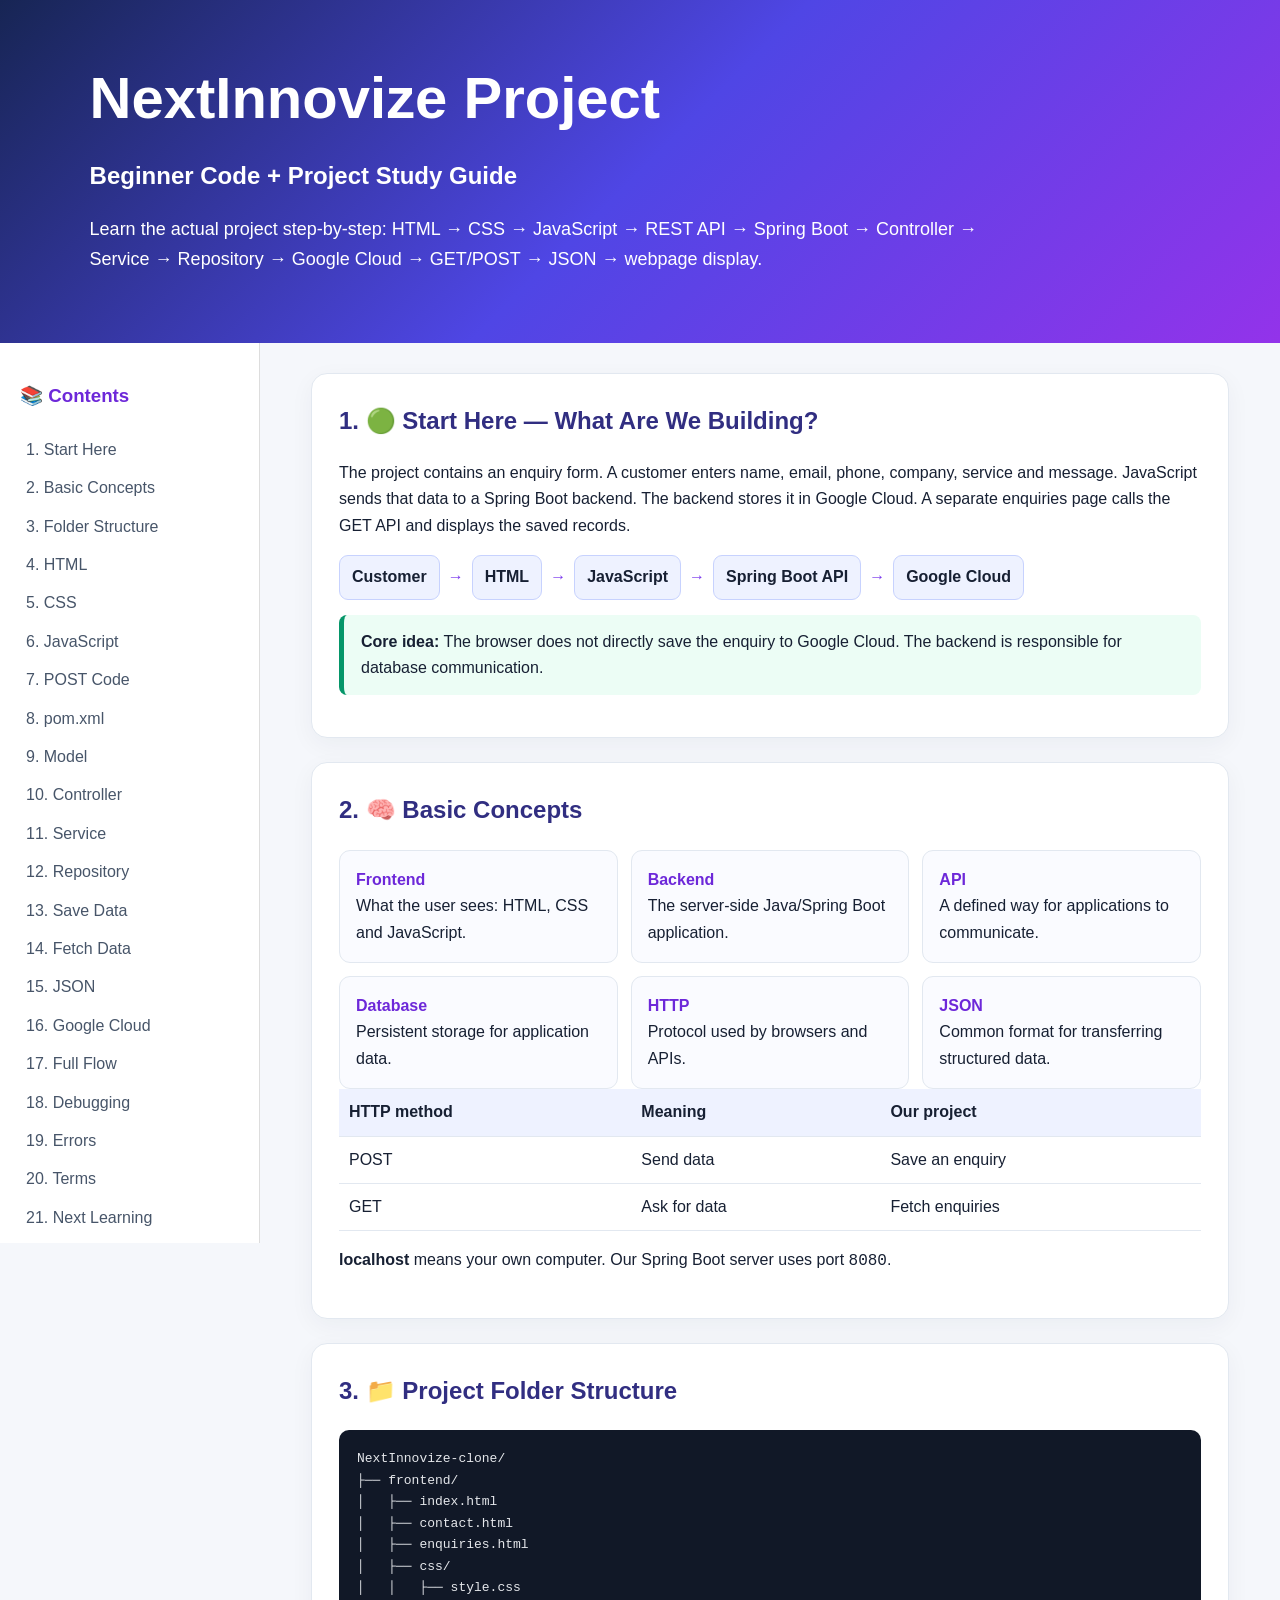
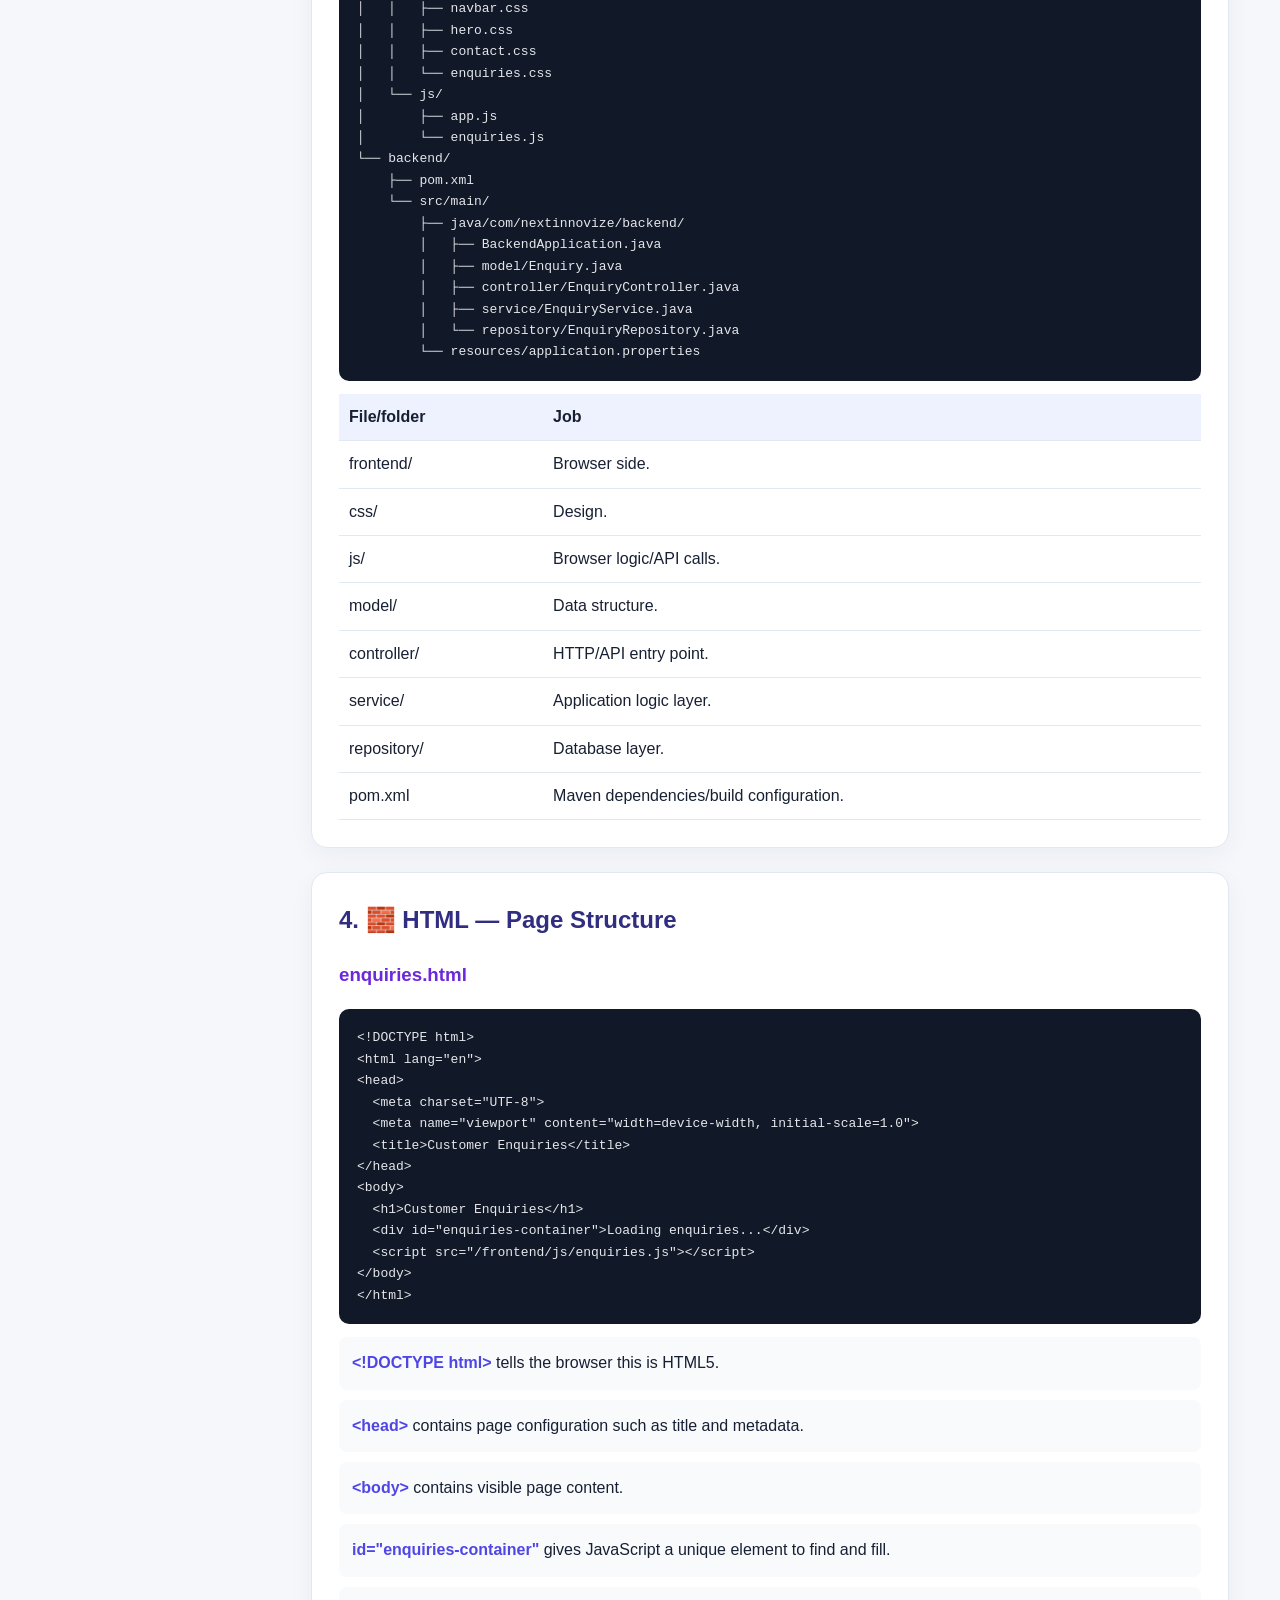
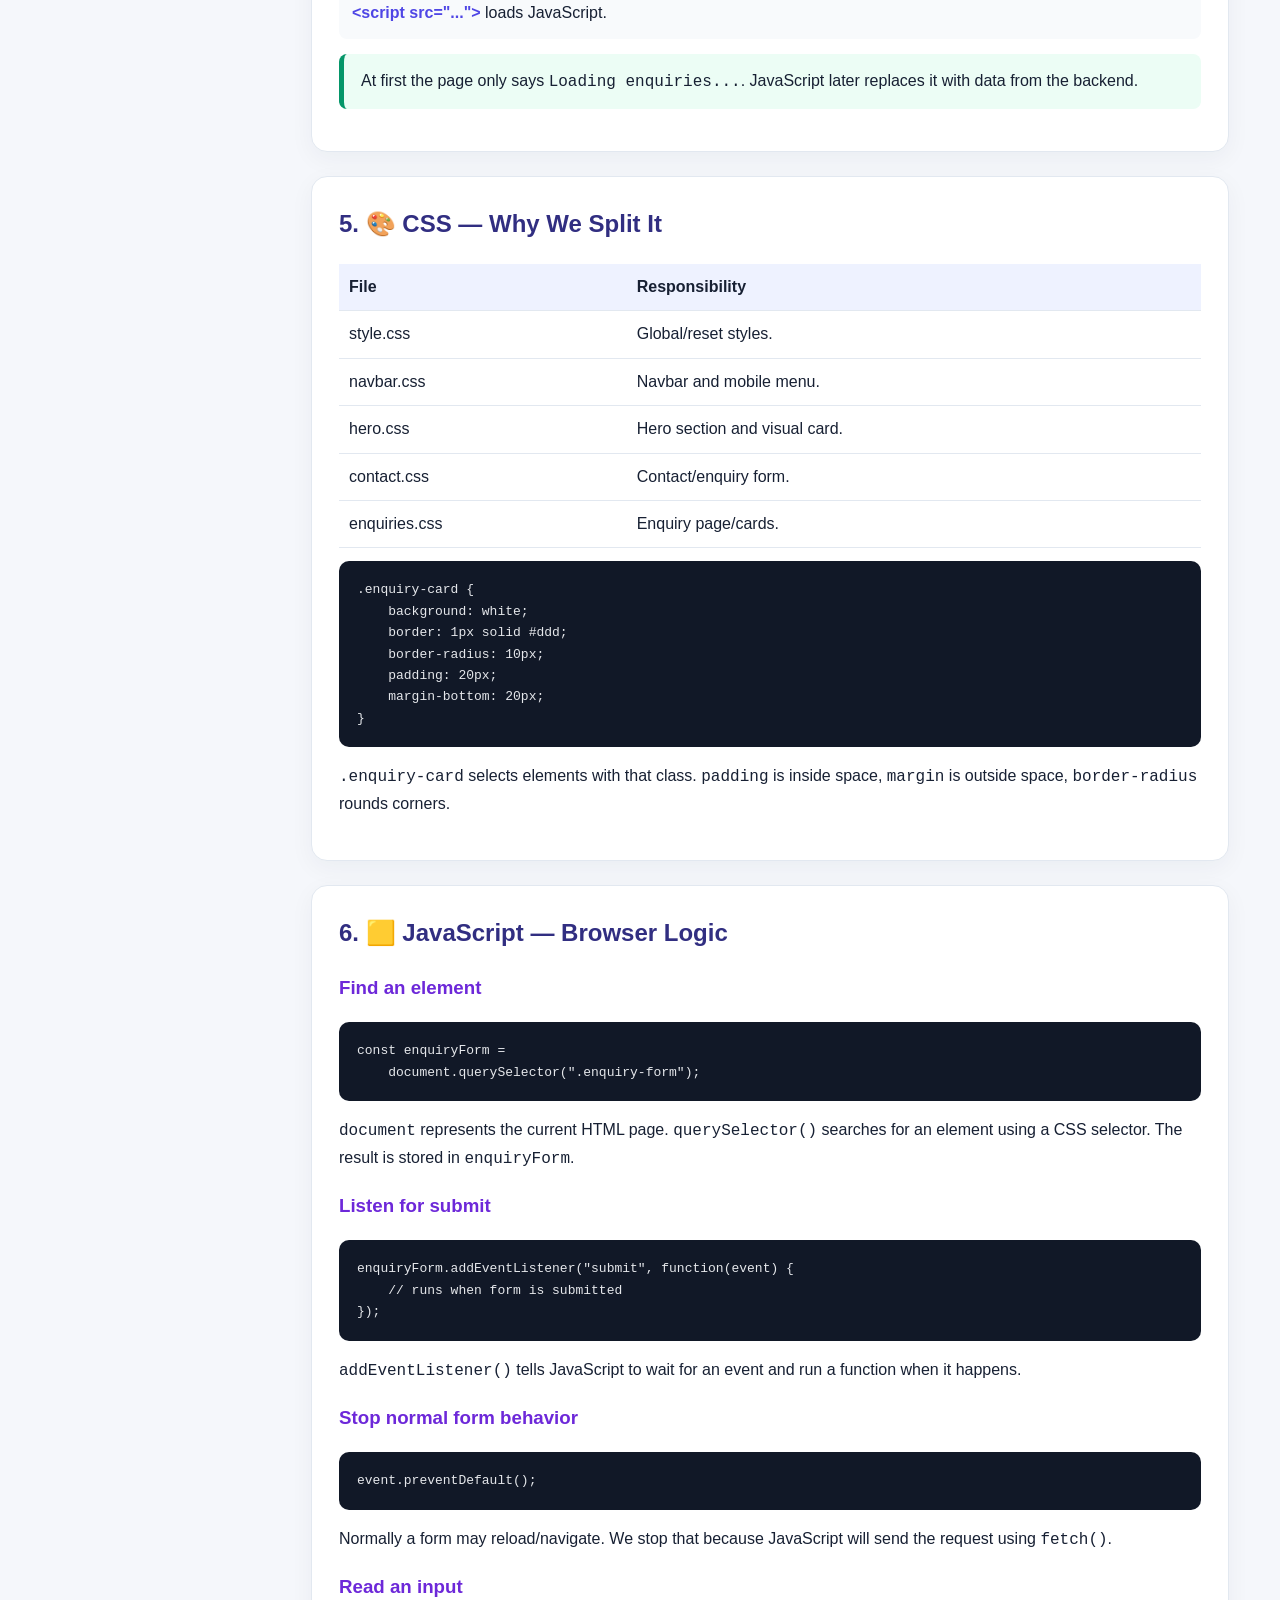
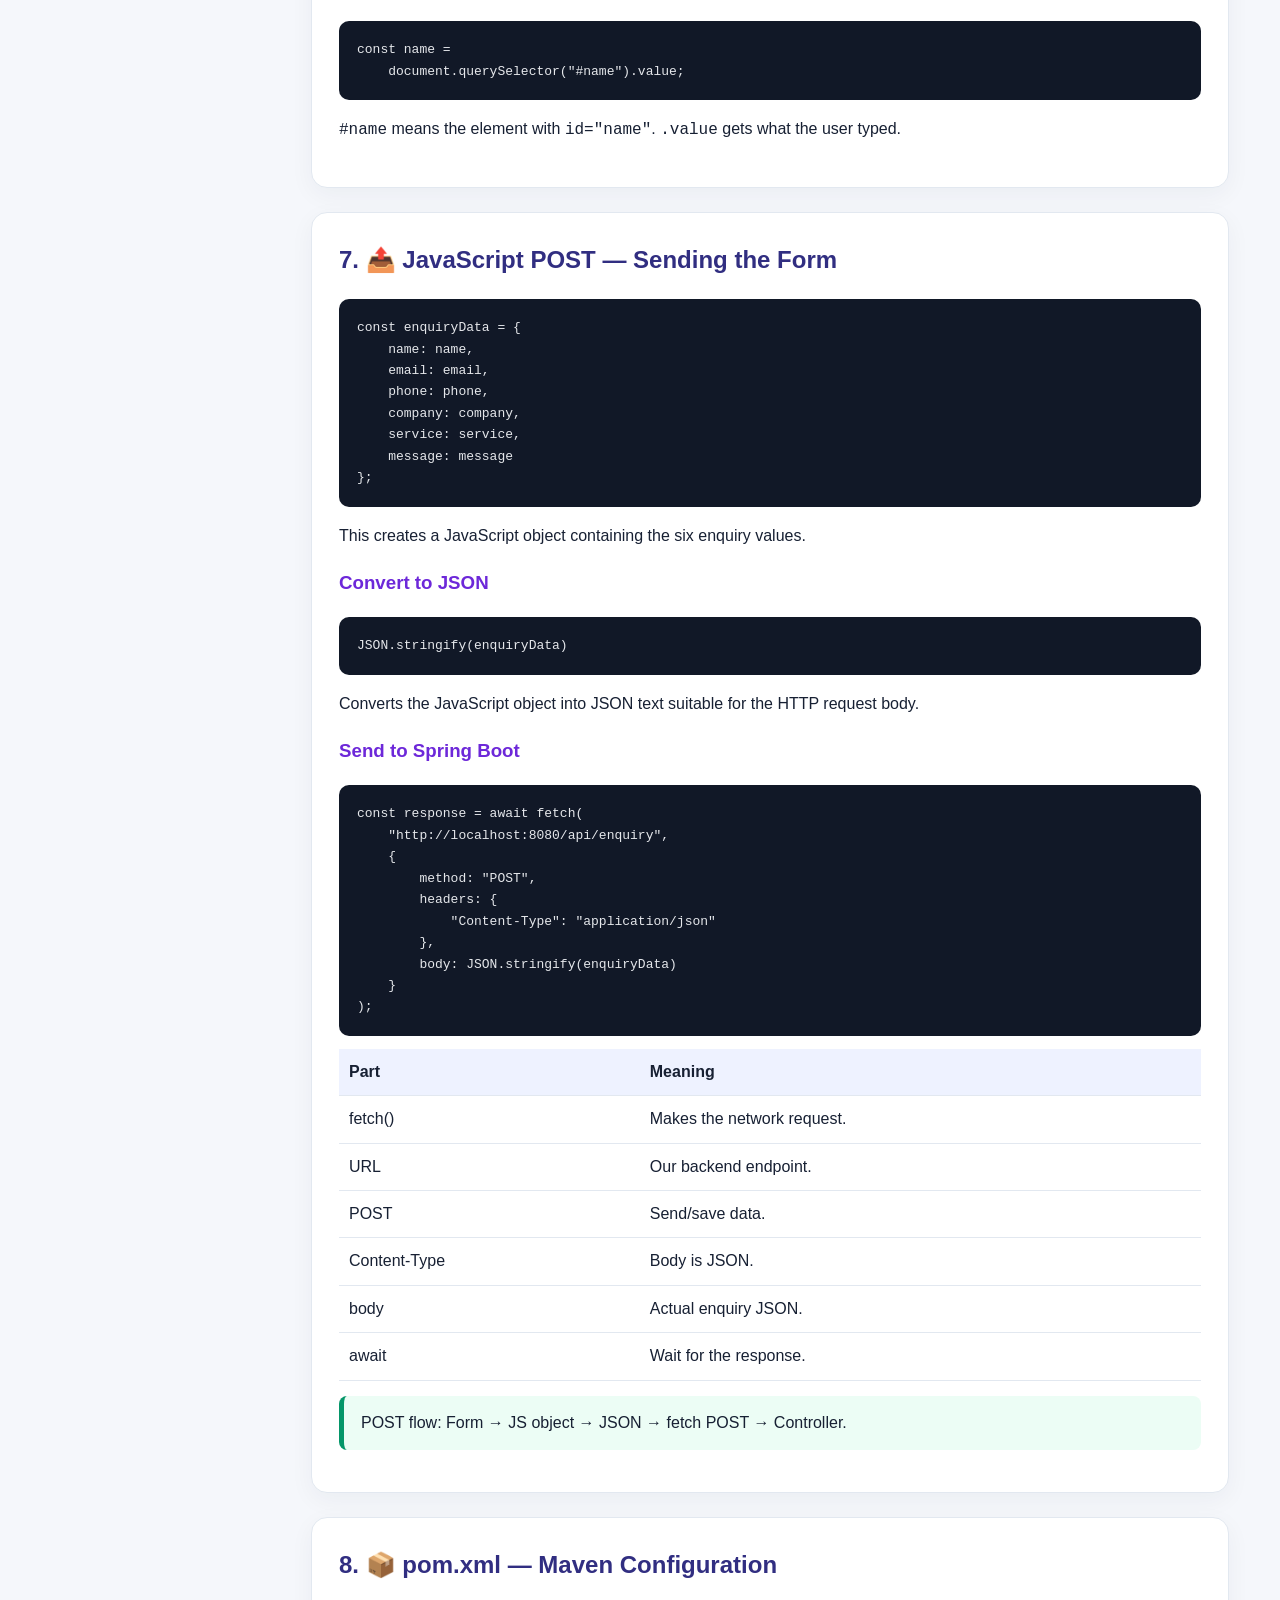
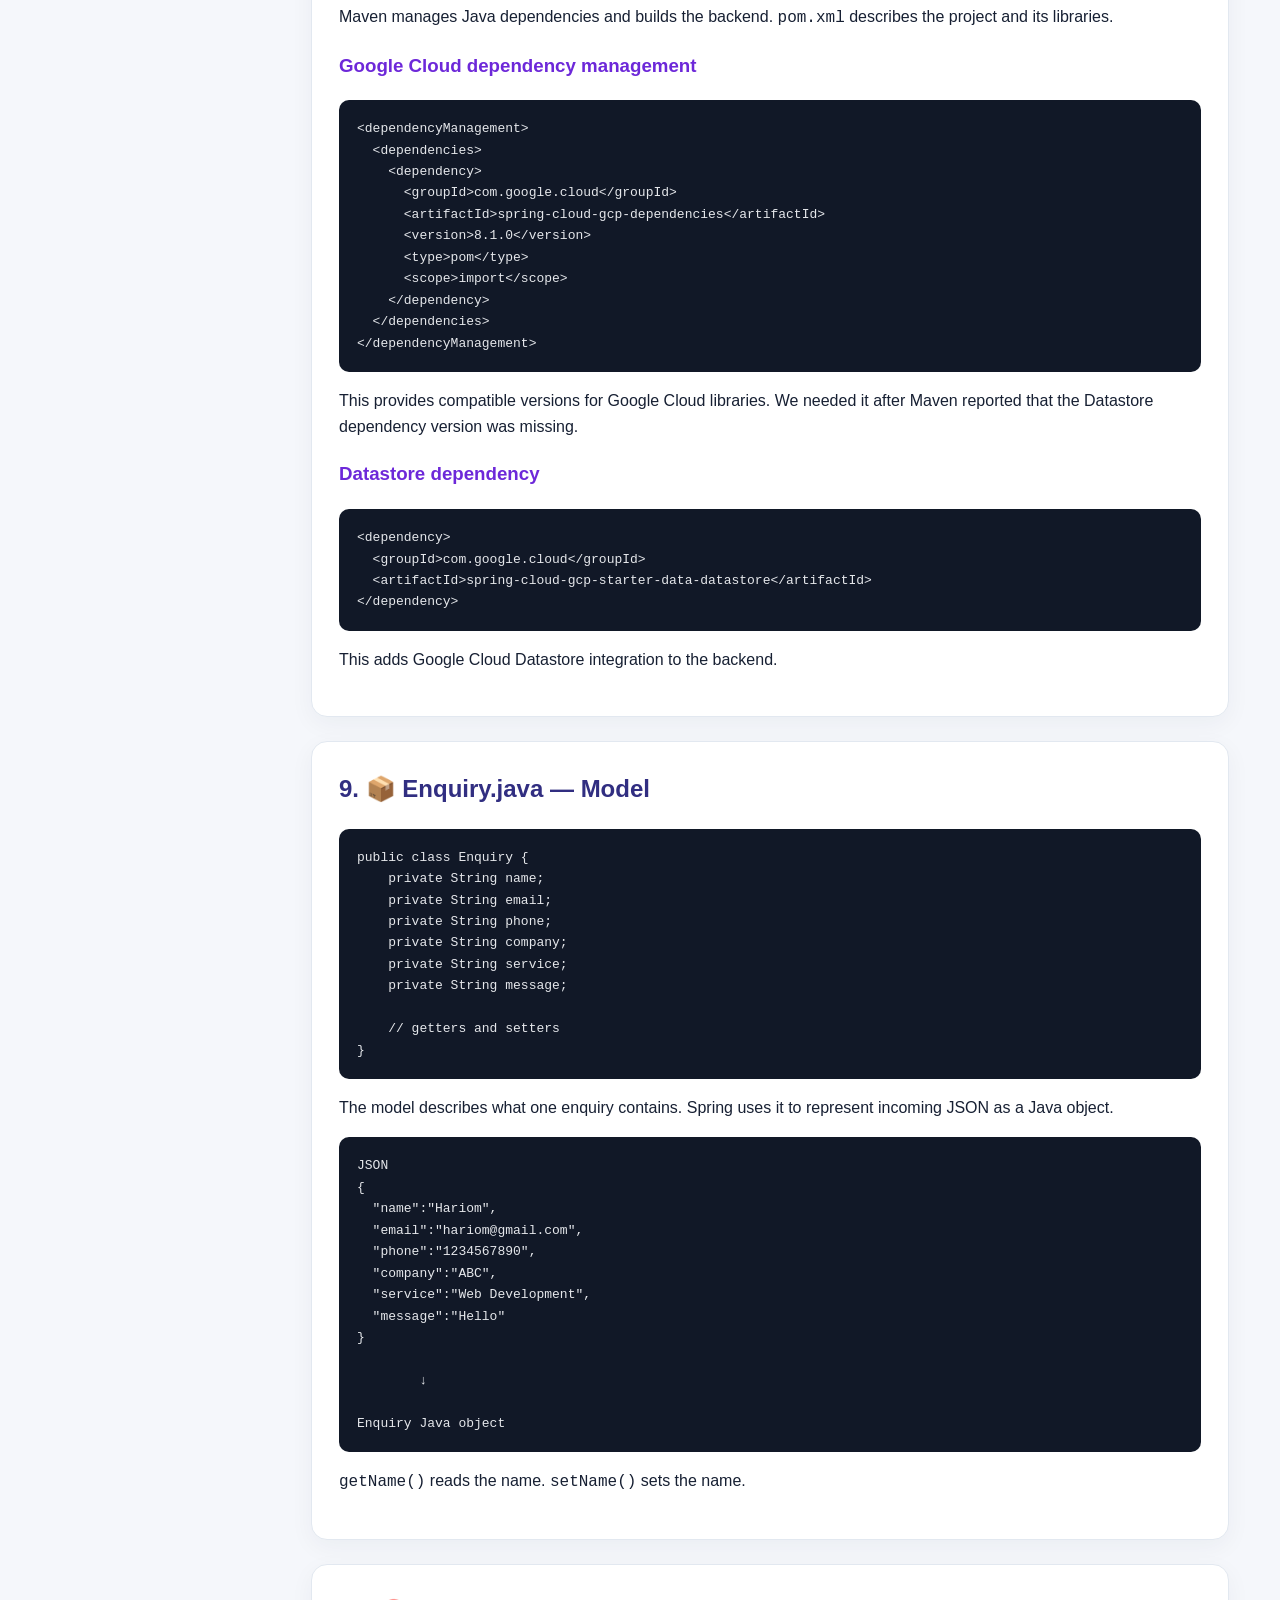
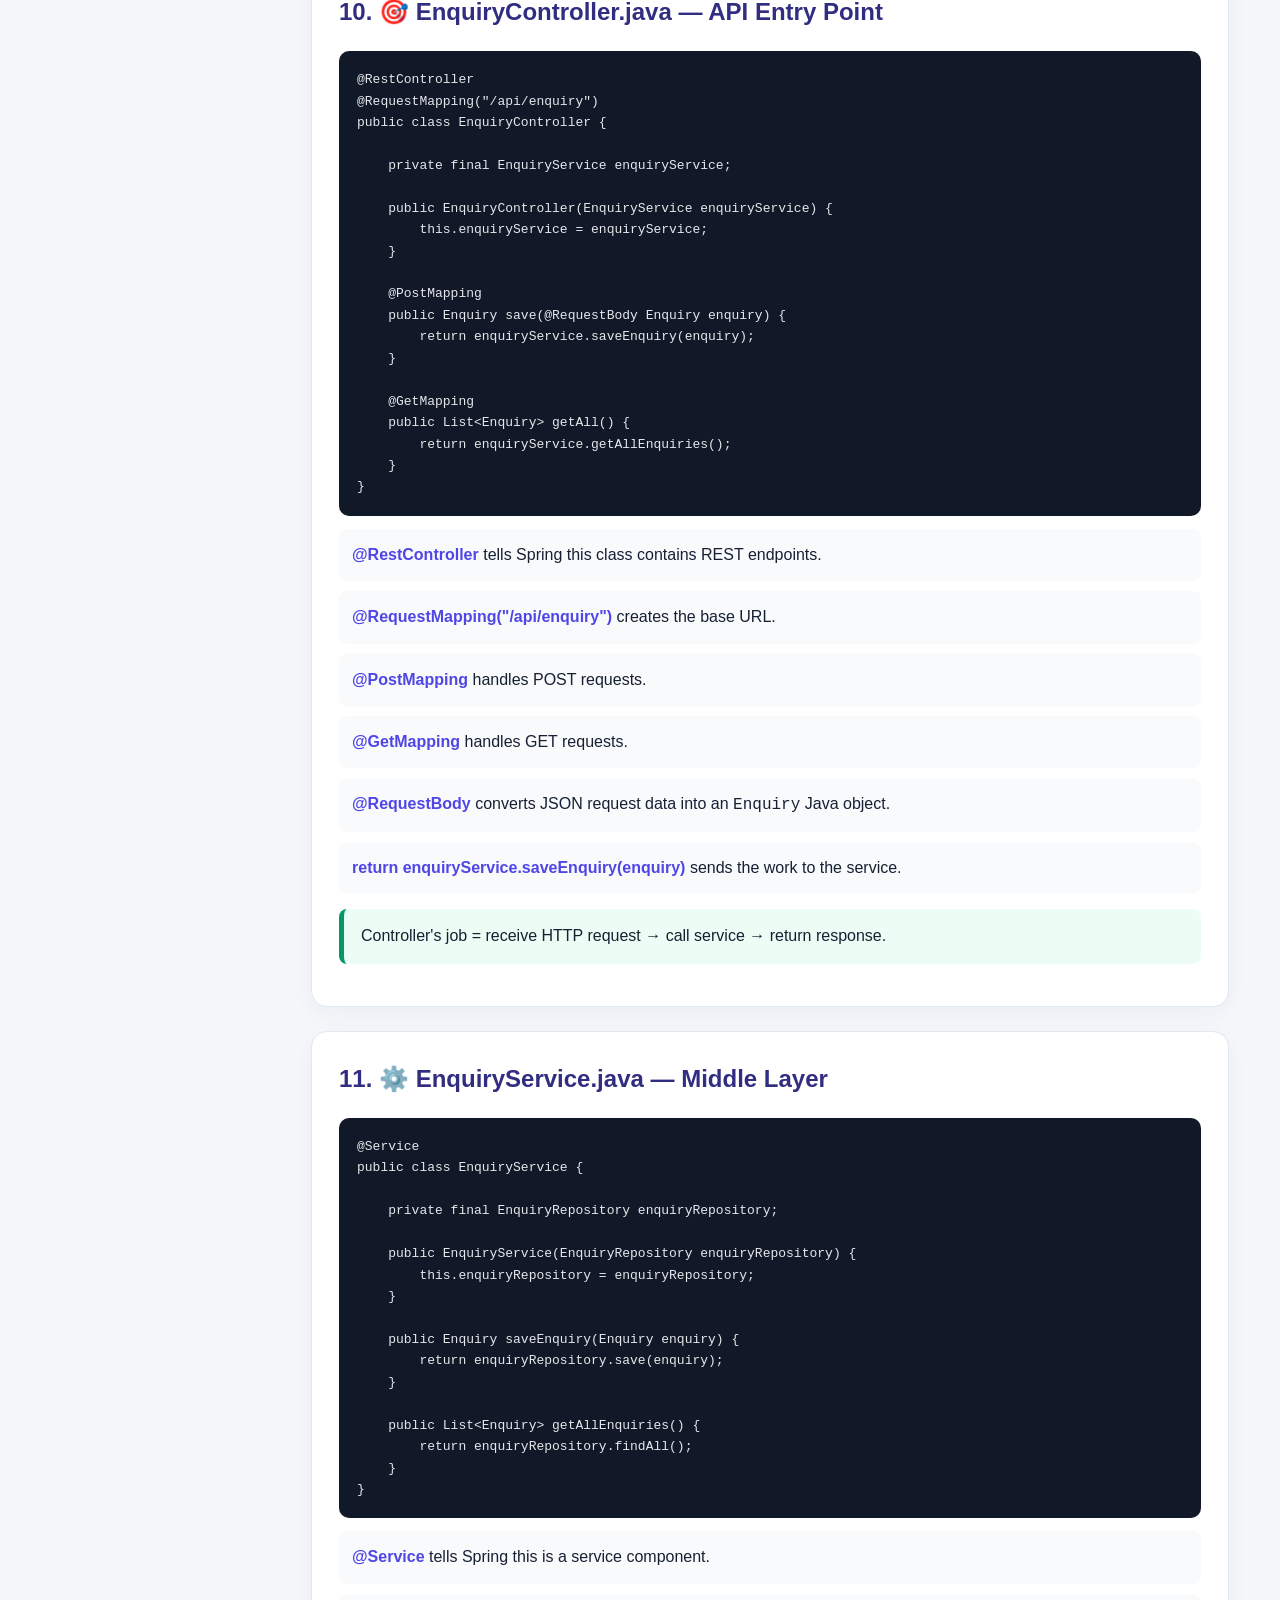
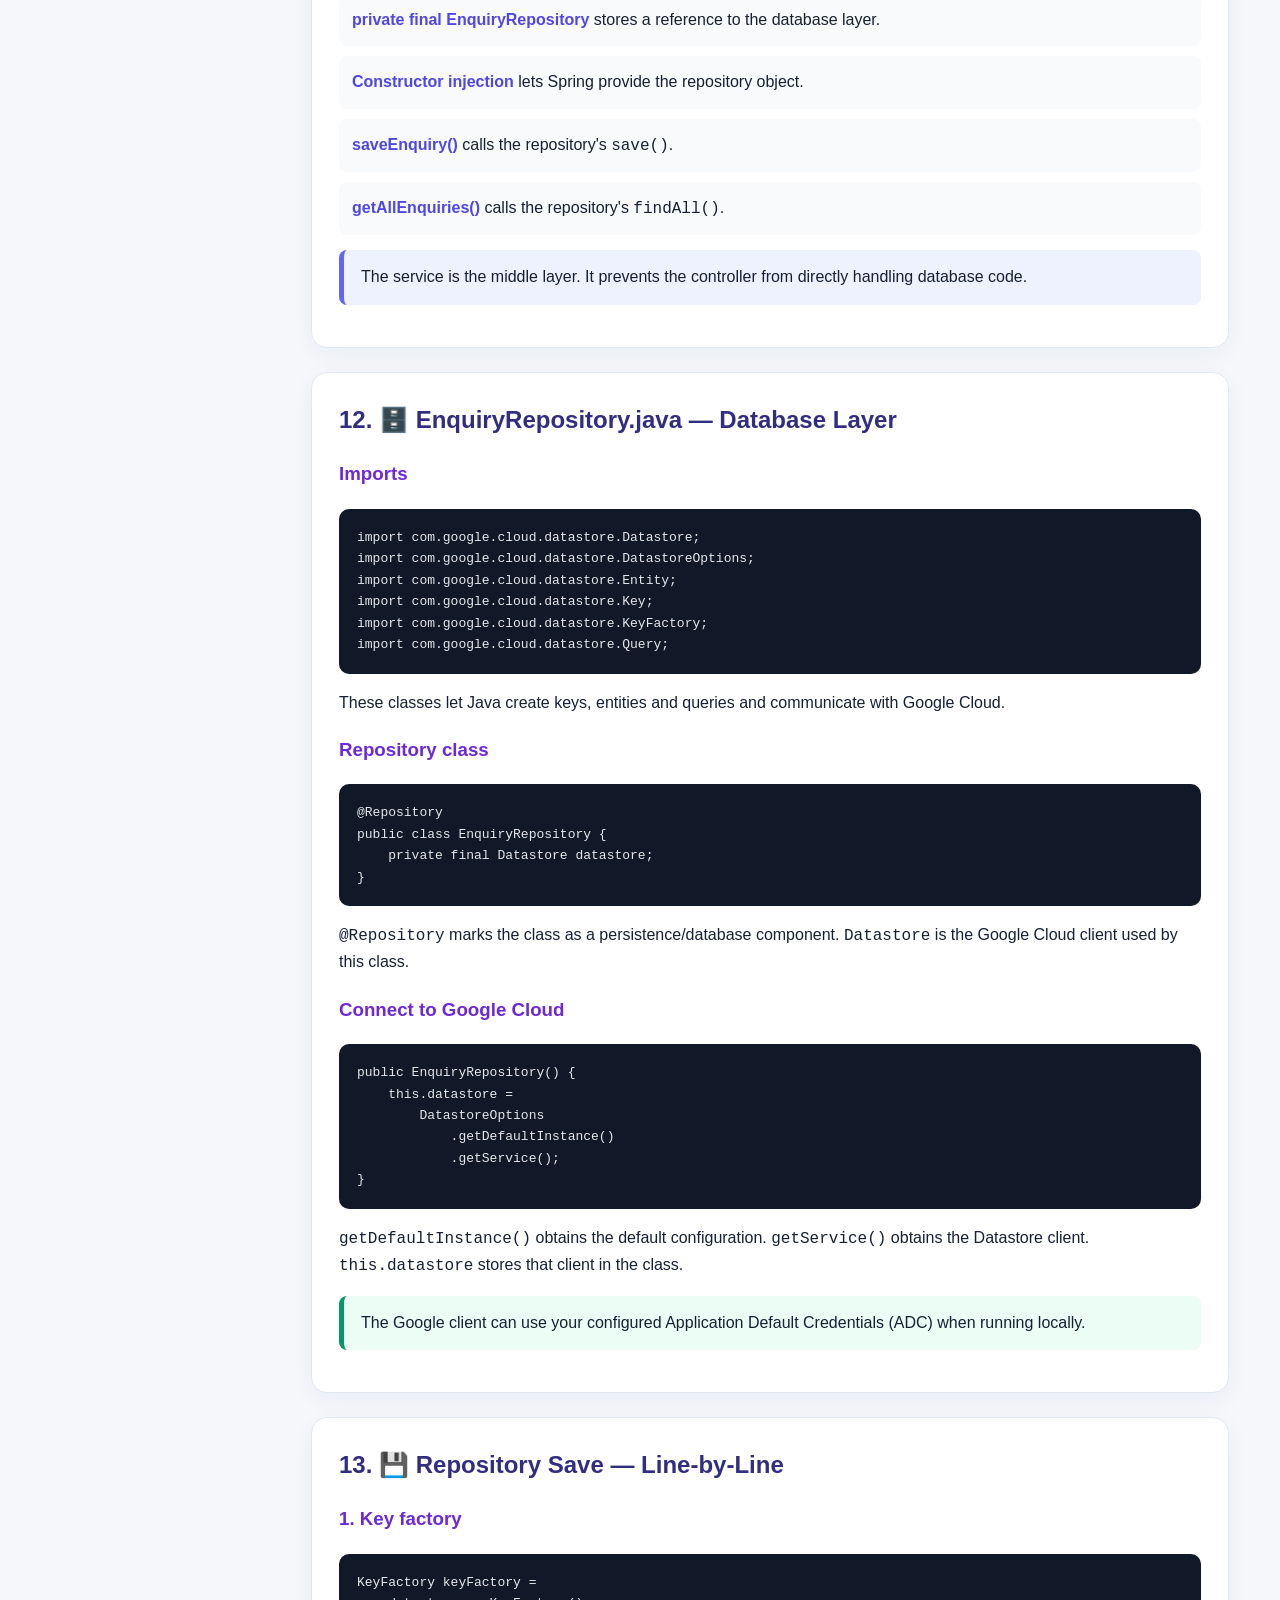
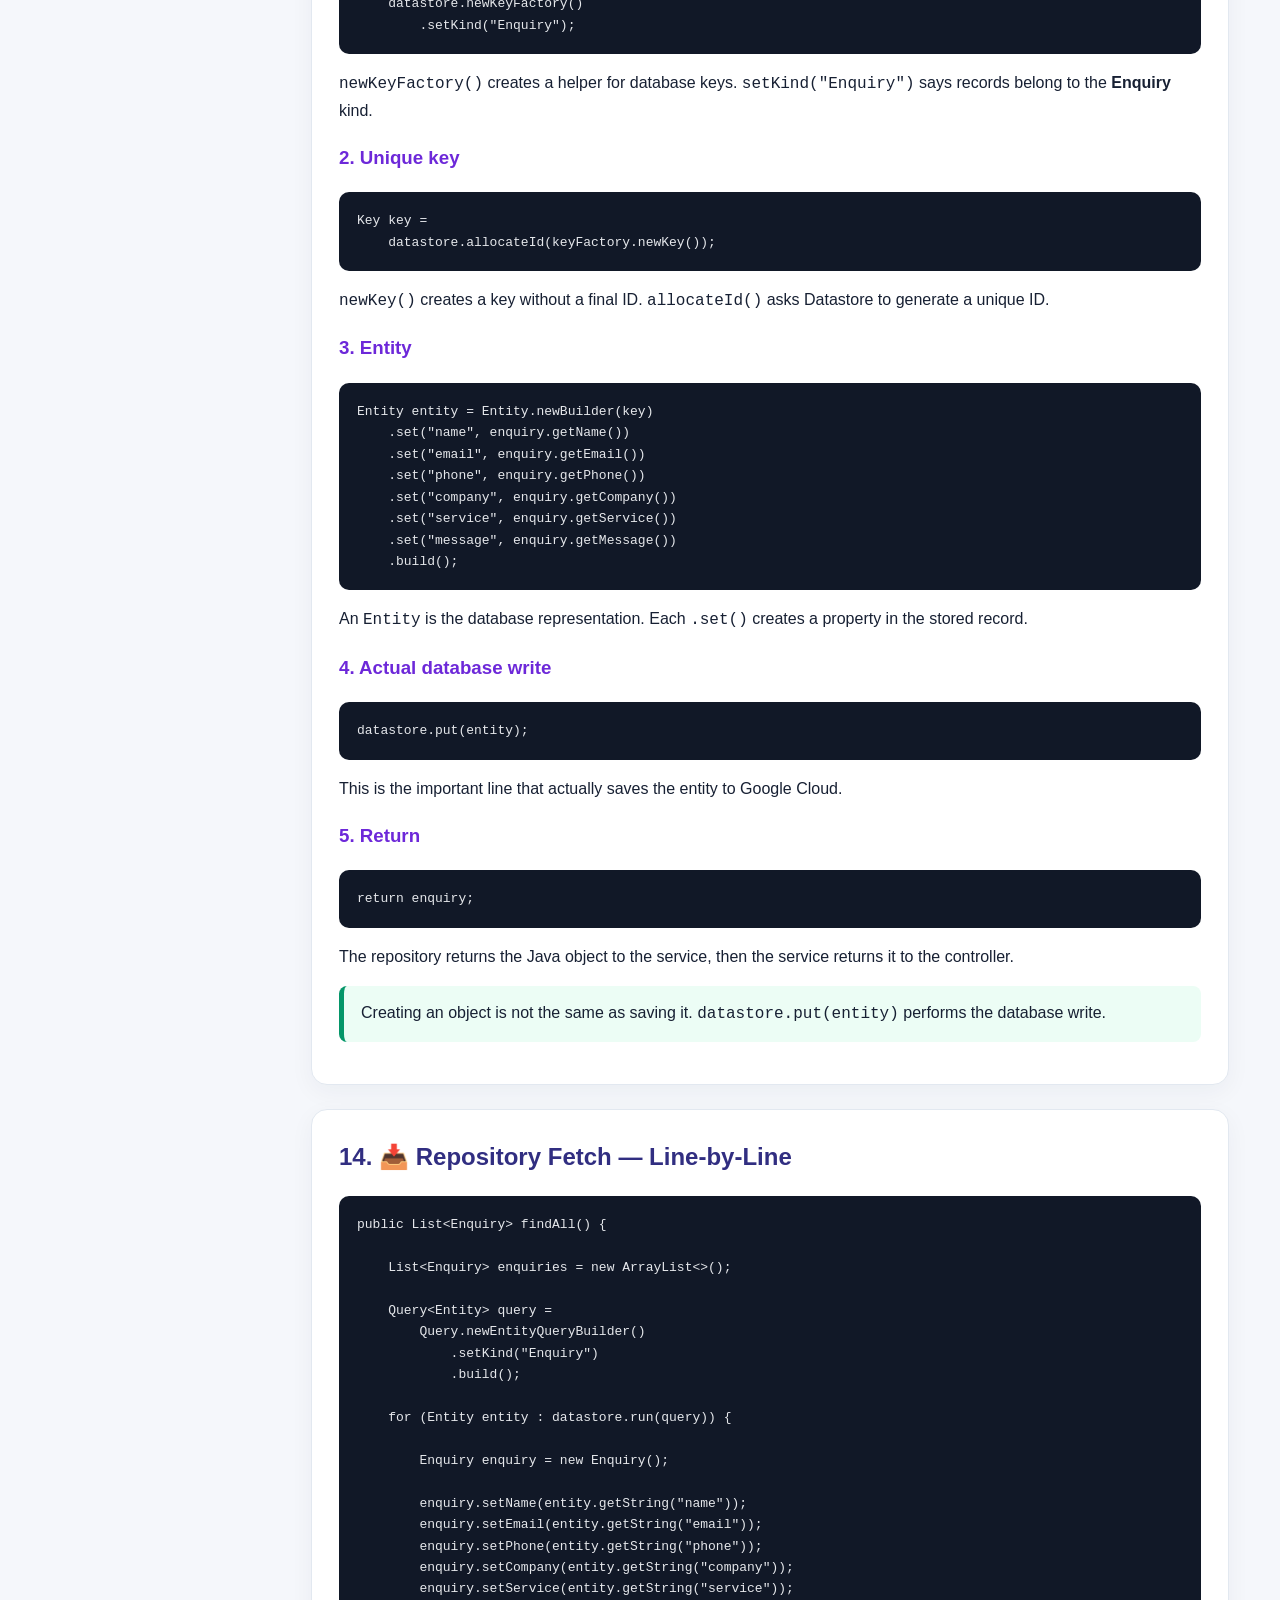
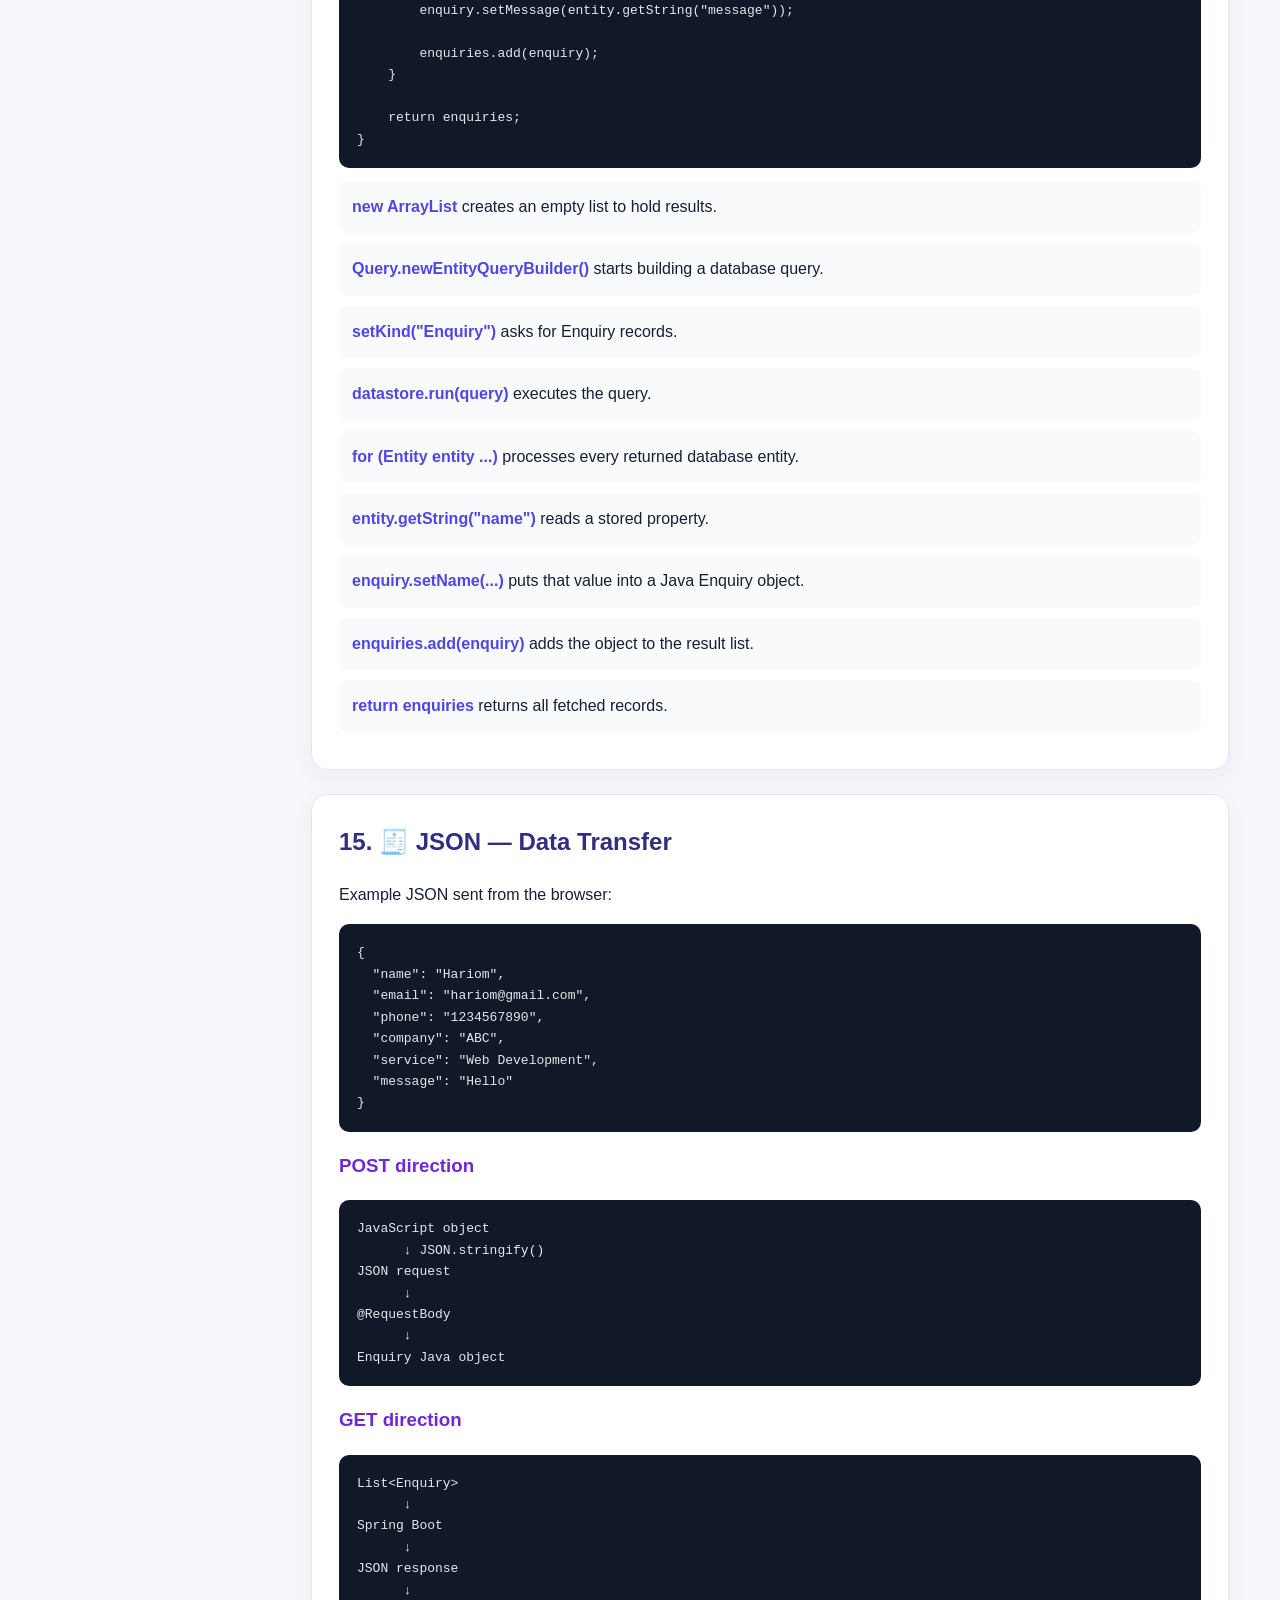
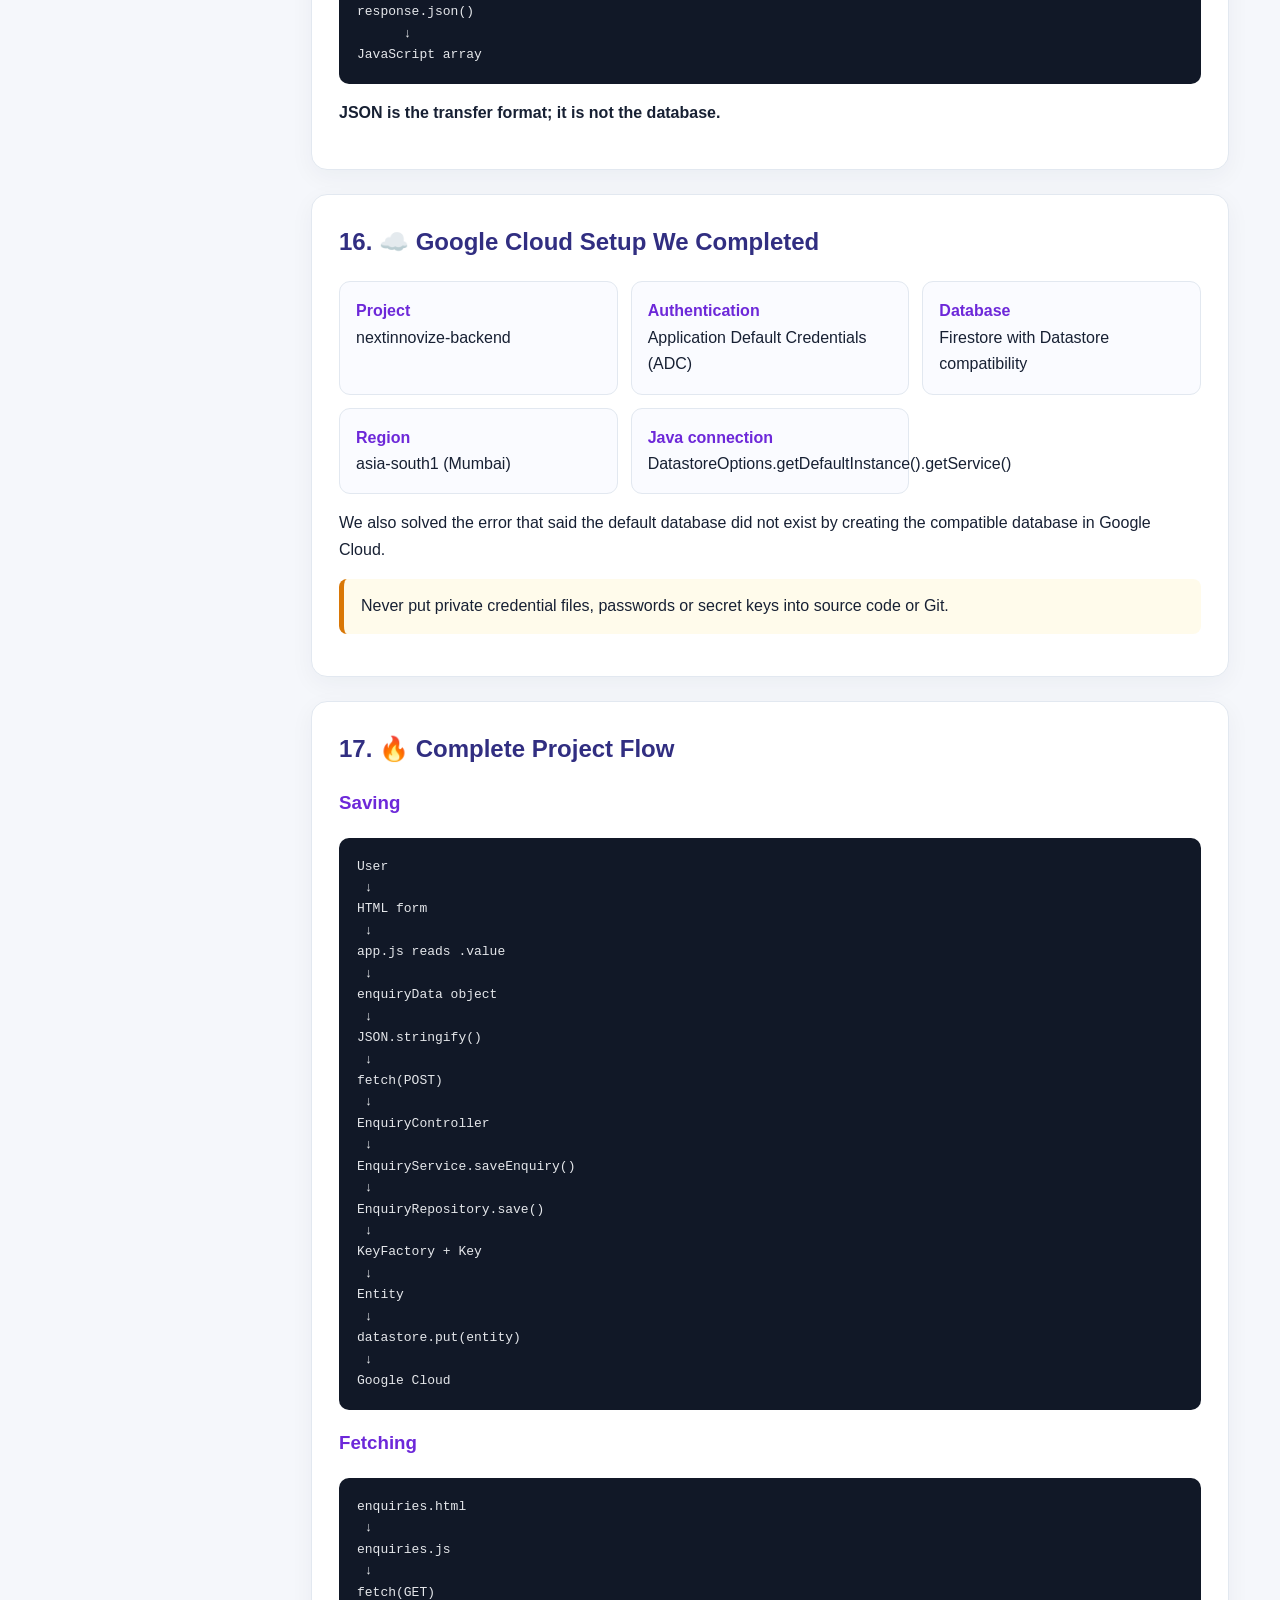
<file: docs/NextInnovize_Beginner_Code_Study_Guide.html>
<!doctype html>
<html lang="en">
<head>
<meta charset="utf-8">
<meta name="viewport" content="width=device-width,initial-scale=1">
<title>NextInnovize - Beginner Code Study Guide</title>
<style>
*{box-sizing:border-box}body{margin:0;font-family:Arial,sans-serif;background:#f5f7fb;color:#172033;line-height:1.65}
header{padding:50px 7%;color:white;background:linear-gradient(135deg,#172554,#4f46e5,#9333ea)}
header h1{font-size:clamp(32px,5vw,58px);margin:0 0 10px}header p{max-width:950px;font-size:18px}
.layout{max-width:1450px;margin:auto;display:grid;grid-template-columns:260px 1fr}
aside{background:white;padding:20px;position:sticky;top:0;height:100vh;overflow:auto;border-right:1px solid #ddd}
aside a{display:block;padding:6px;color:#475569;text-decoration:none}aside a:hover{color:#7c3aed}
main{padding:30px 5%}section{background:white;border:1px solid #e2e8f0;border-radius:16px;padding:27px;margin-bottom:24px;box-shadow:0 7px 24px #1e293b0c}
h2{color:#312e81;margin-top:0}h3{color:#6d28d9}pre{background:#111827;color:#e5e7eb;padding:18px;border-radius:10px;overflow:auto;font-size:13px}
code{font-family:Consolas,monospace}.note{padding:14px 17px;border-left:5px solid #6366f1;background:#eef2ff;border-radius:8px;margin:15px 0}
.ok{border-color:#059669;background:#ecfdf5}.warn{border-color:#d97706;background:#fffbeb}
.grid{display:grid;grid-template-columns:repeat(auto-fit,minmax(210px,1fr));gap:13px}.card{padding:16px;border:1px solid #e2e8f0;border-radius:11px;background:#fafbff}.card b{display:block;color:#6d28d9}
.flow{display:flex;flex-wrap:wrap;gap:8px;align-items:center}.node{background:#eef2ff;border:1px solid #c7d2fe;padding:8px 12px;border-radius:9px;font-weight:bold}.arrow{color:#7c3aed}
table{width:100%;border-collapse:collapse}th,td{padding:10px;border-bottom:1px solid #e2e8f0;text-align:left;vertical-align:top}th{background:#eef2ff}
.qa{padding:13px;margin:10px 0;background:#f8fafc;border-radius:8px}.qa b{color:#4f46e5}
footer{text-align:center;padding:30px;color:#64748b}
@media(max-width:850px){.layout{display:block}aside{position:relative;height:auto;border-right:0;border-bottom:1px solid #ddd}main{padding:20px 4%}}
</style>
</head>
<body>
<header>
<h1>NextInnovize Project</h1>
<h2 style="color:white">Beginner Code + Project Study Guide</h2>
<p>Learn the actual project step-by-step: HTML → CSS → JavaScript → REST API → Spring Boot → Controller → Service → Repository → Google Cloud → GET/POST → JSON → webpage display.</p>
</header>

<div class="layout">
<aside>
<h3>📚 Contents</h3>
<a href="#start">1. Start Here</a><a href="#basics">2. Basic Concepts</a><a href="#folders">3. Folder Structure</a>
<a href="#html">4. HTML</a><a href="#css">5. CSS</a><a href="#js">6. JavaScript</a>
<a href="#post">7. POST Code</a><a href="#pom">8. pom.xml</a><a href="#model">9. Model</a>
<a href="#controller">10. Controller</a><a href="#service">11. Service</a><a href="#repo">12. Repository</a>
<a href="#save">13. Save Data</a><a href="#fetch">14. Fetch Data</a><a href="#json">15. JSON</a>
<a href="#cloud">16. Google Cloud</a><a href="#flow">17. Full Flow</a><a href="#debug">18. Debugging</a>
<a href="#errors">19. Errors</a><a href="#terms">20. Terms</a><a href="#next">21. Next Learning</a>
</aside>

<main>
<section id="start">
<h2>1. 🟢 Start Here — What Are We Building?</h2>
<p>The project contains an enquiry form. A customer enters name, email, phone, company, service and message. JavaScript sends that data to a Spring Boot backend. The backend stores it in Google Cloud. A separate enquiries page calls the GET API and displays the saved records.</p>
<div class="flow"><span class="node">Customer</span><span class="arrow">→</span><span class="node">HTML</span><span class="arrow">→</span><span class="node">JavaScript</span><span class="arrow">→</span><span class="node">Spring Boot API</span><span class="arrow">→</span><span class="node">Google Cloud</span></div>
<div class="note ok"><b>Core idea:</b> The browser does not directly save the enquiry to Google Cloud. The backend is responsible for database communication.</div>
</section>

<section id="basics">
<h2>2. 🧠 Basic Concepts</h2>
<div class="grid">
<div class="card"><b>Frontend</b>What the user sees: HTML, CSS and JavaScript.</div>
<div class="card"><b>Backend</b>The server-side Java/Spring Boot application.</div>
<div class="card"><b>API</b>A defined way for applications to communicate.</div>
<div class="card"><b>Database</b>Persistent storage for application data.</div>
<div class="card"><b>HTTP</b>Protocol used by browsers and APIs.</div>
<div class="card"><b>JSON</b>Common format for transferring structured data.</div>
</div>
<table><tr><th>HTTP method</th><th>Meaning</th><th>Our project</th></tr><tr><td>POST</td><td>Send data</td><td>Save an enquiry</td></tr><tr><td>GET</td><td>Ask for data</td><td>Fetch enquiries</td></tr></table>
<p><b>localhost</b> means your own computer. Our Spring Boot server uses port <code>8080</code>.</p>
</section>

<section id="folders">
<h2>3. 📁 Project Folder Structure</h2>
<pre><code>NextInnovize-clone/
├── frontend/
│   ├── index.html
│   ├── contact.html
│   ├── enquiries.html
│   ├── css/
│   │   ├── style.css
│   │   ├── navbar.css
│   │   ├── hero.css
│   │   ├── contact.css
│   │   └── enquiries.css
│   └── js/
│       ├── app.js
│       └── enquiries.js
└── backend/
    ├── pom.xml
    └── src/main/
        ├── java/com/nextinnovize/backend/
        │   ├── BackendApplication.java
        │   ├── model/Enquiry.java
        │   ├── controller/EnquiryController.java
        │   ├── service/EnquiryService.java
        │   └── repository/EnquiryRepository.java
        └── resources/application.properties</code></pre>
<table><tr><th>File/folder</th><th>Job</th></tr>
<tr><td>frontend/</td><td>Browser side.</td></tr><tr><td>css/</td><td>Design.</td></tr><tr><td>js/</td><td>Browser logic/API calls.</td></tr>
<tr><td>model/</td><td>Data structure.</td></tr><tr><td>controller/</td><td>HTTP/API entry point.</td></tr>
<tr><td>service/</td><td>Application logic layer.</td></tr><tr><td>repository/</td><td>Database layer.</td></tr><tr><td>pom.xml</td><td>Maven dependencies/build configuration.</td></tr></table>
</section>

<section id="html">
<h2>4. 🧱 HTML — Page Structure</h2>
<h3>enquiries.html</h3>
<pre><code>&lt;!DOCTYPE html&gt;
&lt;html lang="en"&gt;
&lt;head&gt;
  &lt;meta charset="UTF-8"&gt;
  &lt;meta name="viewport" content="width=device-width, initial-scale=1.0"&gt;
  &lt;title&gt;Customer Enquiries&lt;/title&gt;
&lt;/head&gt;
&lt;body&gt;
  &lt;h1&gt;Customer Enquiries&lt;/h1&gt;
  &lt;div id="enquiries-container"&gt;Loading enquiries...&lt;/div&gt;
  &lt;script src="/frontend/js/enquiries.js"&gt;&lt;/script&gt;
&lt;/body&gt;
&lt;/html&gt;</code></pre>
<div class="qa"><b>&lt;!DOCTYPE html&gt;</b> tells the browser this is HTML5.</div>
<div class="qa"><b>&lt;head&gt;</b> contains page configuration such as title and metadata.</div>
<div class="qa"><b>&lt;body&gt;</b> contains visible page content.</div>
<div class="qa"><b>id="enquiries-container"</b> gives JavaScript a unique element to find and fill.</div>
<div class="qa"><b>&lt;script src="..."&gt;</b> loads JavaScript.</div>
<div class="note ok">At first the page only says <code>Loading enquiries...</code>. JavaScript later replaces it with data from the backend.</div>
</section>

<section id="css">
<h2>5. 🎨 CSS — Why We Split It</h2>
<table><tr><th>File</th><th>Responsibility</th></tr>
<tr><td>style.css</td><td>Global/reset styles.</td></tr><tr><td>navbar.css</td><td>Navbar and mobile menu.</td></tr>
<tr><td>hero.css</td><td>Hero section and visual card.</td></tr><tr><td>contact.css</td><td>Contact/enquiry form.</td></tr>
<tr><td>enquiries.css</td><td>Enquiry page/cards.</td></tr></table>
<pre><code>.enquiry-card {
    background: white;
    border: 1px solid #ddd;
    border-radius: 10px;
    padding: 20px;
    margin-bottom: 20px;
}</code></pre>
<p><code>.enquiry-card</code> selects elements with that class. <code>padding</code> is inside space, <code>margin</code> is outside space, <code>border-radius</code> rounds corners.</p>
</section>

<section id="js">
<h2>6. 🟨 JavaScript — Browser Logic</h2>
<h3>Find an element</h3>
<pre><code>const enquiryForm =
    document.querySelector(".enquiry-form");</code></pre>
<p><code>document</code> represents the current HTML page. <code>querySelector()</code> searches for an element using a CSS selector. The result is stored in <code>enquiryForm</code>.</p>
<h3>Listen for submit</h3>
<pre><code>enquiryForm.addEventListener("submit", function(event) {
    // runs when form is submitted
});</code></pre>
<p><code>addEventListener()</code> tells JavaScript to wait for an event and run a function when it happens.</p>
<h3>Stop normal form behavior</h3>
<pre><code>event.preventDefault();</code></pre>
<p>Normally a form may reload/navigate. We stop that because JavaScript will send the request using <code>fetch()</code>.</p>
<h3>Read an input</h3>
<pre><code>const name =
    document.querySelector("#name").value;</code></pre>
<p><code>#name</code> means the element with <code>id="name"</code>. <code>.value</code> gets what the user typed.</p>
</section>

<section id="post">
<h2>7. 📤 JavaScript POST — Sending the Form</h2>
<pre><code>const enquiryData = {
    name: name,
    email: email,
    phone: phone,
    company: company,
    service: service,
    message: message
};</code></pre>
<p>This creates a JavaScript object containing the six enquiry values.</p>
<h3>Convert to JSON</h3>
<pre><code>JSON.stringify(enquiryData)</code></pre>
<p>Converts the JavaScript object into JSON text suitable for the HTTP request body.</p>
<h3>Send to Spring Boot</h3>
<pre><code>const response = await fetch(
    "http://localhost:8080/api/enquiry",
    {
        method: "POST",
        headers: {
            "Content-Type": "application/json"
        },
        body: JSON.stringify(enquiryData)
    }
);</code></pre>
<table><tr><th>Part</th><th>Meaning</th></tr>
<tr><td>fetch()</td><td>Makes the network request.</td></tr><tr><td>URL</td><td>Our backend endpoint.</td></tr>
<tr><td>POST</td><td>Send/save data.</td></tr><tr><td>Content-Type</td><td>Body is JSON.</td></tr><tr><td>body</td><td>Actual enquiry JSON.</td></tr><tr><td>await</td><td>Wait for the response.</td></tr></table>
<div class="note ok">POST flow: Form → JS object → JSON → fetch POST → Controller.</div>
</section>

<section id="pom">
<h2>8. 📦 pom.xml — Maven Configuration</h2>
<p>Maven manages Java dependencies and builds the backend. <code>pom.xml</code> describes the project and its libraries.</p>
<h3>Google Cloud dependency management</h3>
<pre><code>&lt;dependencyManagement&gt;
  &lt;dependencies&gt;
    &lt;dependency&gt;
      &lt;groupId&gt;com.google.cloud&lt;/groupId&gt;
      &lt;artifactId&gt;spring-cloud-gcp-dependencies&lt;/artifactId&gt;
      &lt;version&gt;8.1.0&lt;/version&gt;
      &lt;type&gt;pom&lt;/type&gt;
      &lt;scope&gt;import&lt;/scope&gt;
    &lt;/dependency&gt;
  &lt;/dependencies&gt;
&lt;/dependencyManagement&gt;</code></pre>
<p>This provides compatible versions for Google Cloud libraries. We needed it after Maven reported that the Datastore dependency version was missing.</p>
<h3>Datastore dependency</h3>
<pre><code>&lt;dependency&gt;
  &lt;groupId&gt;com.google.cloud&lt;/groupId&gt;
  &lt;artifactId&gt;spring-cloud-gcp-starter-data-datastore&lt;/artifactId&gt;
&lt;/dependency&gt;</code></pre>
<p>This adds Google Cloud Datastore integration to the backend.</p>
</section>

<section id="model">
<h2>9. 📦 Enquiry.java — Model</h2>
<pre><code>public class Enquiry {
    private String name;
    private String email;
    private String phone;
    private String company;
    private String service;
    private String message;

    // getters and setters
}</code></pre>
<p>The model describes what one enquiry contains. Spring uses it to represent incoming JSON as a Java object.</p>
<pre><code>JSON
{
  "name":"Hariom",
  "email":"hariom@gmail.com",
  "phone":"1234567890",
  "company":"ABC",
  "service":"Web Development",
  "message":"Hello"
}

        ↓

Enquiry Java object</code></pre>
<p><code>getName()</code> reads the name. <code>setName()</code> sets the name.</p>
</section>

<section id="controller">
<h2>10. 🎯 EnquiryController.java — API Entry Point</h2>
<pre><code>@RestController
@RequestMapping("/api/enquiry")
public class EnquiryController {

    private final EnquiryService enquiryService;

    public EnquiryController(EnquiryService enquiryService) {
        this.enquiryService = enquiryService;
    }

    @PostMapping
    public Enquiry save(@RequestBody Enquiry enquiry) {
        return enquiryService.saveEnquiry(enquiry);
    }

    @GetMapping
    public List&lt;Enquiry&gt; getAll() {
        return enquiryService.getAllEnquiries();
    }
}</code></pre>
<div class="qa"><b>@RestController</b> tells Spring this class contains REST endpoints.</div>
<div class="qa"><b>@RequestMapping("/api/enquiry")</b> creates the base URL.</div>
<div class="qa"><b>@PostMapping</b> handles POST requests.</div>
<div class="qa"><b>@GetMapping</b> handles GET requests.</div>
<div class="qa"><b>@RequestBody</b> converts JSON request data into an <code>Enquiry</code> Java object.</div>
<div class="qa"><b>return enquiryService.saveEnquiry(enquiry)</b> sends the work to the service.</div>
<div class="note ok">Controller's job = receive HTTP request → call service → return response.</div>
</section>

<section id="service">
<h2>11. ⚙️ EnquiryService.java — Middle Layer</h2>
<pre><code>@Service
public class EnquiryService {

    private final EnquiryRepository enquiryRepository;

    public EnquiryService(EnquiryRepository enquiryRepository) {
        this.enquiryRepository = enquiryRepository;
    }

    public Enquiry saveEnquiry(Enquiry enquiry) {
        return enquiryRepository.save(enquiry);
    }

    public List&lt;Enquiry&gt; getAllEnquiries() {
        return enquiryRepository.findAll();
    }
}</code></pre>
<div class="qa"><b>@Service</b> tells Spring this is a service component.</div>
<div class="qa"><b>private final EnquiryRepository</b> stores a reference to the database layer.</div>
<div class="qa"><b>Constructor injection</b> lets Spring provide the repository object.</div>
<div class="qa"><b>saveEnquiry()</b> calls the repository's <code>save()</code>.</div>
<div class="qa"><b>getAllEnquiries()</b> calls the repository's <code>findAll()</code>.</div>
<div class="note">The service is the middle layer. It prevents the controller from directly handling database code.</div>
</section>

<section id="repo">
<h2>12. 🗄️ EnquiryRepository.java — Database Layer</h2>
<h3>Imports</h3>
<pre><code>import com.google.cloud.datastore.Datastore;
import com.google.cloud.datastore.DatastoreOptions;
import com.google.cloud.datastore.Entity;
import com.google.cloud.datastore.Key;
import com.google.cloud.datastore.KeyFactory;
import com.google.cloud.datastore.Query;</code></pre>
<p>These classes let Java create keys, entities and queries and communicate with Google Cloud.</p>
<h3>Repository class</h3>
<pre><code>@Repository
public class EnquiryRepository {
    private final Datastore datastore;
}</code></pre>
<p><code>@Repository</code> marks the class as a persistence/database component. <code>Datastore</code> is the Google Cloud client used by this class.</p>
<h3>Connect to Google Cloud</h3>
<pre><code>public EnquiryRepository() {
    this.datastore =
        DatastoreOptions
            .getDefaultInstance()
            .getService();
}</code></pre>
<p><code>getDefaultInstance()</code> obtains the default configuration. <code>getService()</code> obtains the Datastore client. <code>this.datastore</code> stores that client in the class.</p>
<div class="note ok">The Google client can use your configured Application Default Credentials (ADC) when running locally.</div>
</section>

<section id="save">
<h2>13. 💾 Repository Save — Line-by-Line</h2>
<h3>1. Key factory</h3>
<pre><code>KeyFactory keyFactory =
    datastore.newKeyFactory()
        .setKind("Enquiry");</code></pre>
<p><code>newKeyFactory()</code> creates a helper for database keys. <code>setKind("Enquiry")</code> says records belong to the <b>Enquiry</b> kind.</p>
<h3>2. Unique key</h3>
<pre><code>Key key =
    datastore.allocateId(keyFactory.newKey());</code></pre>
<p><code>newKey()</code> creates a key without a final ID. <code>allocateId()</code> asks Datastore to generate a unique ID.</p>
<h3>3. Entity</h3>
<pre><code>Entity entity = Entity.newBuilder(key)
    .set("name", enquiry.getName())
    .set("email", enquiry.getEmail())
    .set("phone", enquiry.getPhone())
    .set("company", enquiry.getCompany())
    .set("service", enquiry.getService())
    .set("message", enquiry.getMessage())
    .build();</code></pre>
<p>An <code>Entity</code> is the database representation. Each <code>.set()</code> creates a property in the stored record.</p>
<h3>4. Actual database write</h3>
<pre><code>datastore.put(entity);</code></pre>
<p>This is the important line that actually saves the entity to Google Cloud.</p>
<h3>5. Return</h3>
<pre><code>return enquiry;</code></pre>
<p>The repository returns the Java object to the service, then the service returns it to the controller.</p>
<div class="note ok">Creating an object is not the same as saving it. <code>datastore.put(entity)</code> performs the database write.</div>
</section>

<section id="fetch">
<h2>14. 📥 Repository Fetch — Line-by-Line</h2>
<pre><code>public List&lt;Enquiry&gt; findAll() {

    List&lt;Enquiry&gt; enquiries = new ArrayList&lt;&gt;();

    Query&lt;Entity&gt; query =
        Query.newEntityQueryBuilder()
            .setKind("Enquiry")
            .build();

    for (Entity entity : datastore.run(query)) {

        Enquiry enquiry = new Enquiry();

        enquiry.setName(entity.getString("name"));
        enquiry.setEmail(entity.getString("email"));
        enquiry.setPhone(entity.getString("phone"));
        enquiry.setCompany(entity.getString("company"));
        enquiry.setService(entity.getString("service"));
        enquiry.setMessage(entity.getString("message"));

        enquiries.add(enquiry);
    }

    return enquiries;
}</code></pre>
<div class="qa"><b>new ArrayList</b> creates an empty list to hold results.</div>
<div class="qa"><b>Query.newEntityQueryBuilder()</b> starts building a database query.</div>
<div class="qa"><b>setKind("Enquiry")</b> asks for Enquiry records.</div>
<div class="qa"><b>datastore.run(query)</b> executes the query.</div>
<div class="qa"><b>for (Entity entity ...)</b> processes every returned database entity.</div>
<div class="qa"><b>entity.getString("name")</b> reads a stored property.</div>
<div class="qa"><b>enquiry.setName(...)</b> puts that value into a Java Enquiry object.</div>
<div class="qa"><b>enquiries.add(enquiry)</b> adds the object to the result list.</div>
<div class="qa"><b>return enquiries</b> returns all fetched records.</div>
</section>

<section id="json">
<h2>15. 🧾 JSON — Data Transfer</h2>
<p>Example JSON sent from the browser:</p>
<pre><code>{
  "name": "Hariom",
  "email": "hariom@gmail.com",
  "phone": "1234567890",
  "company": "ABC",
  "service": "Web Development",
  "message": "Hello"
}</code></pre>
<h3>POST direction</h3>
<pre><code>JavaScript object
      ↓ JSON.stringify()
JSON request
      ↓
@RequestBody
      ↓
Enquiry Java object</code></pre>
<h3>GET direction</h3>
<pre><code>List&lt;Enquiry&gt;
      ↓
Spring Boot
      ↓
JSON response
      ↓
response.json()
      ↓
JavaScript array</code></pre>
<p><b>JSON is the transfer format; it is not the database.</b></p>
</section>

<section id="cloud">
<h2>16. ☁️ Google Cloud Setup We Completed</h2>
<div class="grid">
<div class="card"><b>Project</b>nextinnovize-backend</div>
<div class="card"><b>Authentication</b>Application Default Credentials (ADC)</div>
<div class="card"><b>Database</b>Firestore with Datastore compatibility</div>
<div class="card"><b>Region</b>asia-south1 (Mumbai)</div>
<div class="card"><b>Java connection</b>DatastoreOptions.getDefaultInstance().getService()</div>
</div>
<p>We also solved the error that said the default database did not exist by creating the compatible database in Google Cloud.</p>
<div class="note warn">Never put private credential files, passwords or secret keys into source code or Git.</div>
</section>

<section id="flow">
<h2>17. 🔥 Complete Project Flow</h2>
<h3>Saving</h3>
<pre><code>User
 ↓
HTML form
 ↓
app.js reads .value
 ↓
enquiryData object
 ↓
JSON.stringify()
 ↓
fetch(POST)
 ↓
EnquiryController
 ↓
EnquiryService.saveEnquiry()
 ↓
EnquiryRepository.save()
 ↓
KeyFactory + Key
 ↓
Entity
 ↓
datastore.put(entity)
 ↓
Google Cloud</code></pre>
<h3>Fetching</h3>
<pre><code>enquiries.html
 ↓
enquiries.js
 ↓
fetch(GET)
 ↓
EnquiryController
 ↓
EnquiryService.getAllEnquiries()
 ↓
EnquiryRepository.findAll()
 ↓
Query
 ↓
datastore.run(query)
 ↓
Entity objects
 ↓
Enquiry objects
 ↓
List&lt;Enquiry&gt;
 ↓
JSON response
 ↓
response.json()
 ↓
JavaScript array
 ↓
createElement()
 ↓
appendChild()
 ↓
Enquiry cards on webpage</code></pre>
<div class="note ok">This is the main architecture you should understand before learning more features.</div>
</section>

<section id="debug">
<h2>18. 🐞 Eclipse Debugging</h2>
<p>Put breakpoints in your own project files instead of immediately stepping into framework/library code.</p>
<table><tr><th>Breakpoint</th><th>What you learn</th></tr>
<tr><td>Controller POST</td><td>Did the request reach Spring Boot?</td></tr>
<tr><td>Service saveEnquiry()</td><td>Did Controller call Service?</td></tr>
<tr><td>Repository save()</td><td>Did Service call Repository?</td></tr>
<tr><td>datastore.put(entity)</td><td>What entity is about to be stored?</td></tr>
<tr><td>Controller GET</td><td>Did the GET request reach backend?</td></tr>
<tr><td>Repository findAll()</td><td>What query/results are returned?</td></tr></table>
<div class="note warn"><b>Step Over</b> executes the current line without entering the called method. <b>Step Into</b> enters the called method and can take you into Spring, Java, gRPC or Google libraries. For learning your own project, use breakpoints and Step Over first.</div>
</section>

<section id="errors">
<h2>19. 🧯 Errors We Solved</h2>
<table><tr><th>Error</th><th>Meaning</th></tr>
<tr><td>404 Not Found</td><td>Wrong endpoint/path or missing resource.</td></tr>
<tr><td>500 Internal Server Error</td><td>Backend threw an exception. The console stack trace contains the real cause.</td></tr>
<tr><td>database (default) does not exist</td><td>Required Google Cloud database had not been created.</td></tr>
<tr><td>Maven dependency version missing</td><td>Maven did not know the compatible Google Cloud dependency version.</td></tr>
<tr><td>Invalid protocol: GET</td><td>Postman method/request was entered incorrectly.</td></tr>
<tr><td>JavaScript MIME type error</td><td>Browser requested a JS path but received an HTML 404 page instead.</td></tr>
<tr><td>enquiries.js 404</td><td>The script URL did not match the Live Server/project root.</td></tr>
<tr><td>favicon.ico 404</td><td>Browser requested an icon that does not exist; normally harmless.</td></tr></table>
</section>

<section id="terms">
<h2>20. 📖 Important Terms</h2>
<table><tr><th>Term</th><th>Simple meaning</th></tr>
<tr><td>HTML</td><td>Structure of webpage.</td></tr><tr><td>CSS</td><td>Appearance/design.</td></tr>
<tr><td>JavaScript</td><td>Browser behavior and API communication.</td></tr><tr><td>DOM</td><td>JavaScript's representation of the HTML page.</td></tr>
<tr><td>API</td><td>Communication interface.</td></tr><tr><td>Endpoint</td><td>Specific API URL.</td></tr>
<tr><td>JSON</td><td>Structured data transfer format.</td></tr><tr><td>Controller</td><td>HTTP/API layer.</td></tr>
<tr><td>Service</td><td>Application logic layer.</td></tr><tr><td>Repository</td><td>Database access layer.</td></tr>
<tr><td>Model</td><td>Java representation of application data.</td></tr><tr><td>Entity</td><td>Database representation of a record.</td></tr>
<tr><td>Query</td><td>Instructions for finding database data.</td></tr><tr><td>ADC</td><td>Application Default Credentials.</td></tr>
<tr><td>Maven</td><td>Java build/dependency manager.</td></tr><tr><td>Breakpoint</td><td>Debugger pause point.</td></tr></table>
</section>

<section id="next">
<h2>21. 🚀 What To Learn Next</h2>
<ol>
<li>Validation of enquiry fields.</li>
<li>Exception handling and proper error responses.</li>
<li>HTTP status codes: 200, 201, 400, 404, 500.</li>
<li>DTOs and request/response design.</li>
<li>Update and delete APIs.</li>
<li>Search/filtering.</li>
<li>Authentication and authorization.</li>
<li>Postman API testing collections.</li>
<li>Git workflow.</li>
<li>Deployment.</li>
</ol>
<div class="note ok"><b>Best study exercise:</b> Put breakpoints in Controller → Service → Repository, submit one enquiry, and watch the same object travel through the application. Then do the same with GET in reverse.</div>
</section>

<section>
<h2>🎯 One-Minute Revision</h2>
<pre><code>HTML       = structure
CSS        = design
JavaScript = browser logic + API communication
POST       = send/save data
GET        = fetch data
Controller = HTTP entry point
Service    = application layer
Repository = database layer
Model      = data structure
JSON       = transfer format
Google Cloud = persistent storage
Eclipse debugger = watch execution step-by-step</code></pre>
</section>

<footer>NextInnovize Beginner Code Study Guide — based on the project work completed so far.</footer>
</main>
</div>
</body>
</html>
</file>
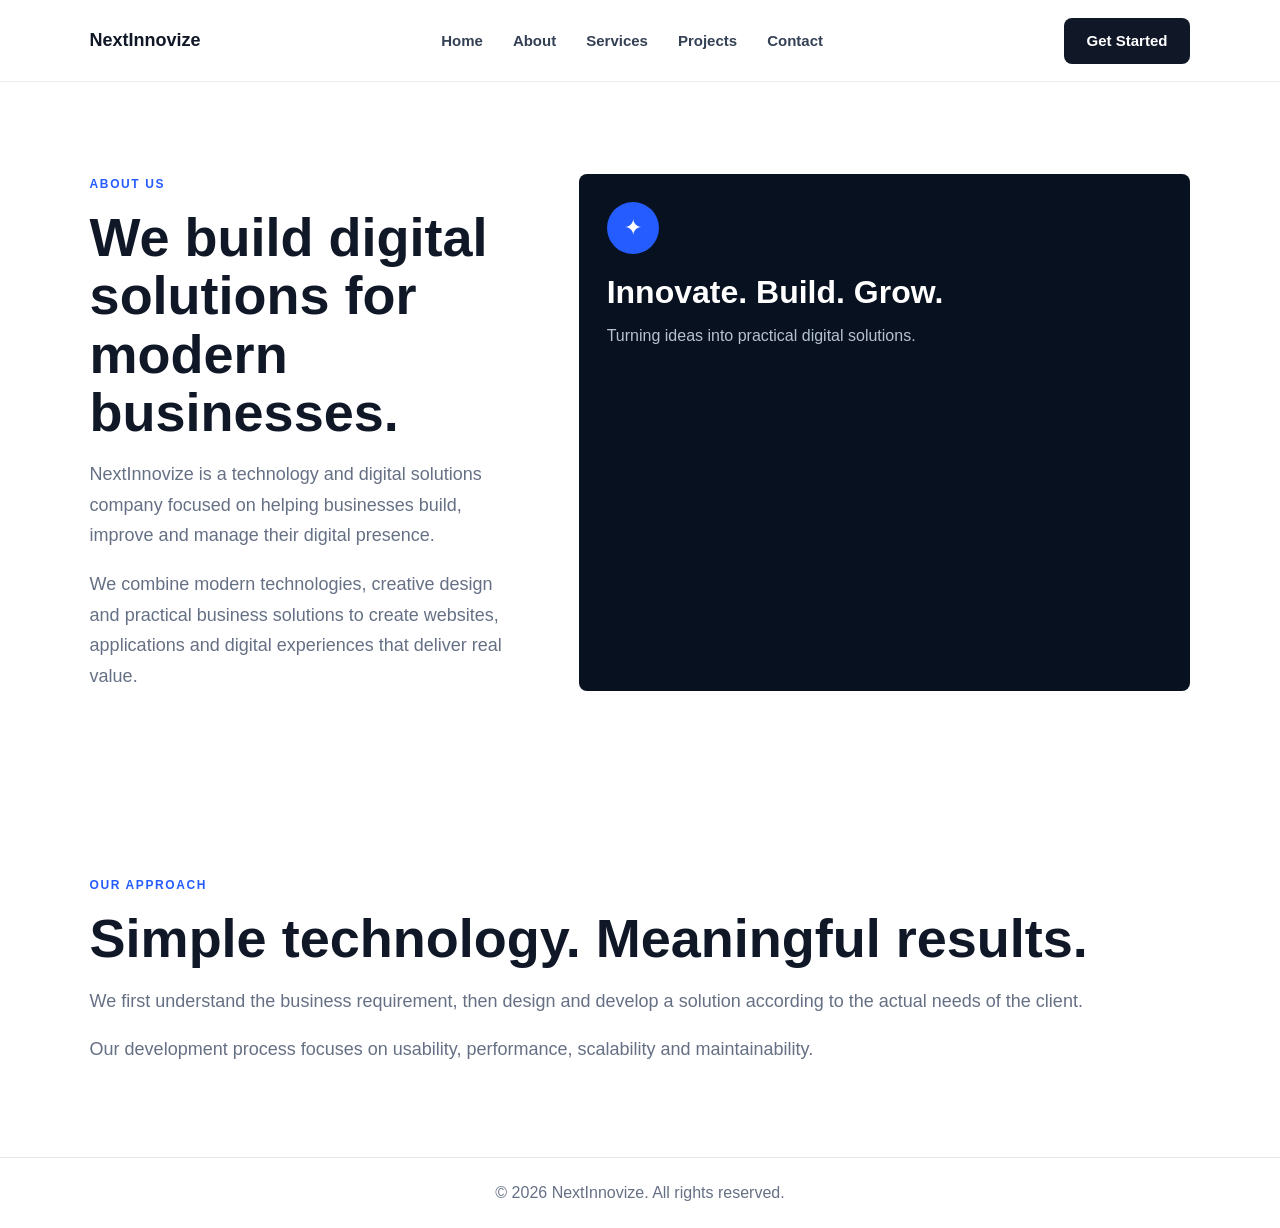
<file: frontend/about.html>
<!DOCTYPE html>
<html lang="en">

<head>

    <meta charset="UTF-8">

    <meta name="viewport" content="width=device-width, initial-scale=1.0">

    <title>About Us | NextInnovize</title>

    <link rel="stylesheet" href="css/style.css">

</head>

<body>

    <!-- NAVBAR -->

    <nav class="navbar">

        <div class="logo">
            NextInnovize
        </div>

        <div class="nav-links">

            <a href="index.html">Home</a>

            <a href="about.html">About</a>

            <a href="services.html">Services</a>

            <a href="projects.html">Projects</a>

            <a href="contact.html">Contact</a>

        </div>

        <a href="contact.html" class="nav-button">
            Get Started
        </a>

    </nav>


    <!-- ABOUT SECTION -->

    <section class="contact-section">

        <div class="contact-container">

            <div class="contact-info">

                <span class="section-tag">
                    ABOUT US
                </span>

                <h1>
                    We build digital solutions for modern businesses.
                </h1>

                <p>
                    NextInnovize is a technology and digital solutions
                    company focused on helping businesses build,
                    improve and manage their digital presence.
                </p>

                <p>
                    We combine modern technologies, creative design
                    and practical business solutions to create
                    websites, applications and digital experiences
                    that deliver real value.
                </p>

            </div>


            <div class="visual-card">

                <div class="card-icon">
                    ✦
                </div>

                <h2>
                    Innovate.
                    Build.
                    Grow.
                </h2>

                <p>
                    Turning ideas into practical digital solutions.
                </p>

            </div>

        </div>

    </section>


    <!-- OUR APPROACH -->

    <section class="contact-section">

        <div class="contact-info">

            <span class="section-tag">
                OUR APPROACH
            </span>

            <h1>
                Simple technology. Meaningful results.
            </h1>

            <p>
                We first understand the business requirement,
                then design and develop a solution according to
                the actual needs of the client.
            </p>

            <p>
                Our development process focuses on usability,
                performance, scalability and maintainability.
            </p>

        </div>

    </section>


    <!-- FOOTER -->

    <footer>

        <p>
            © 2026 NextInnovize. All rights reserved.
        </p>

    </footer>

</body>

</html>
</file>
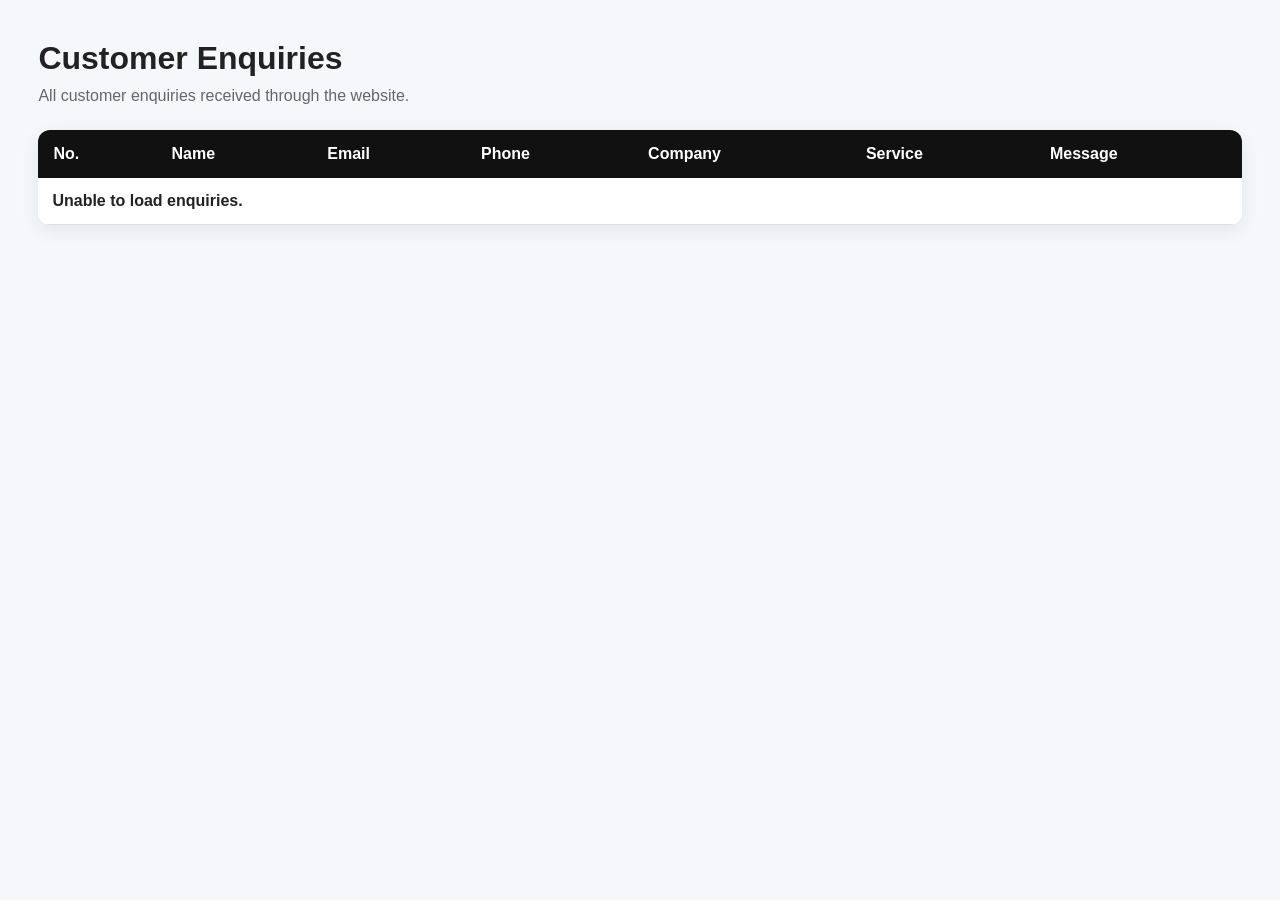
<file: frontend/enquiries.html>
<!DOCTYPE html>
<html lang="en">

<head>

    <meta charset="UTF-8">

    <meta name="viewport" content="width=device-width, initial-scale=1.0">

    <title>Customer Enquiries</title>

    <link rel="stylesheet" href="css/enquiries.css">

</head>

<body>

    <div class="enquiries-page">

        <h1>Customer Enquiries</h1>

        <p class="page-description">
            All customer enquiries received through the website.
        </p>

        <div class="table-container">

            <table class="enquiries-table">

                <thead>
                    <tr>
                        <th>No.</th>
                        <th>Name</th>
                        <th>Email</th>
                        <th>Phone</th>
                        <th>Company</th>
                        <th>Service</th>
                        <th>Message</th>
                    </tr>
                </thead>

                <tbody id="enquiries-body">

                    <tr>
                        <td colspan="7">Loading enquiries...</td>
                    </tr>

                </tbody>

            </table>

        </div>

    </div>

    <script src="js/enquiries.js"></script>

</body>

</html>
</file>
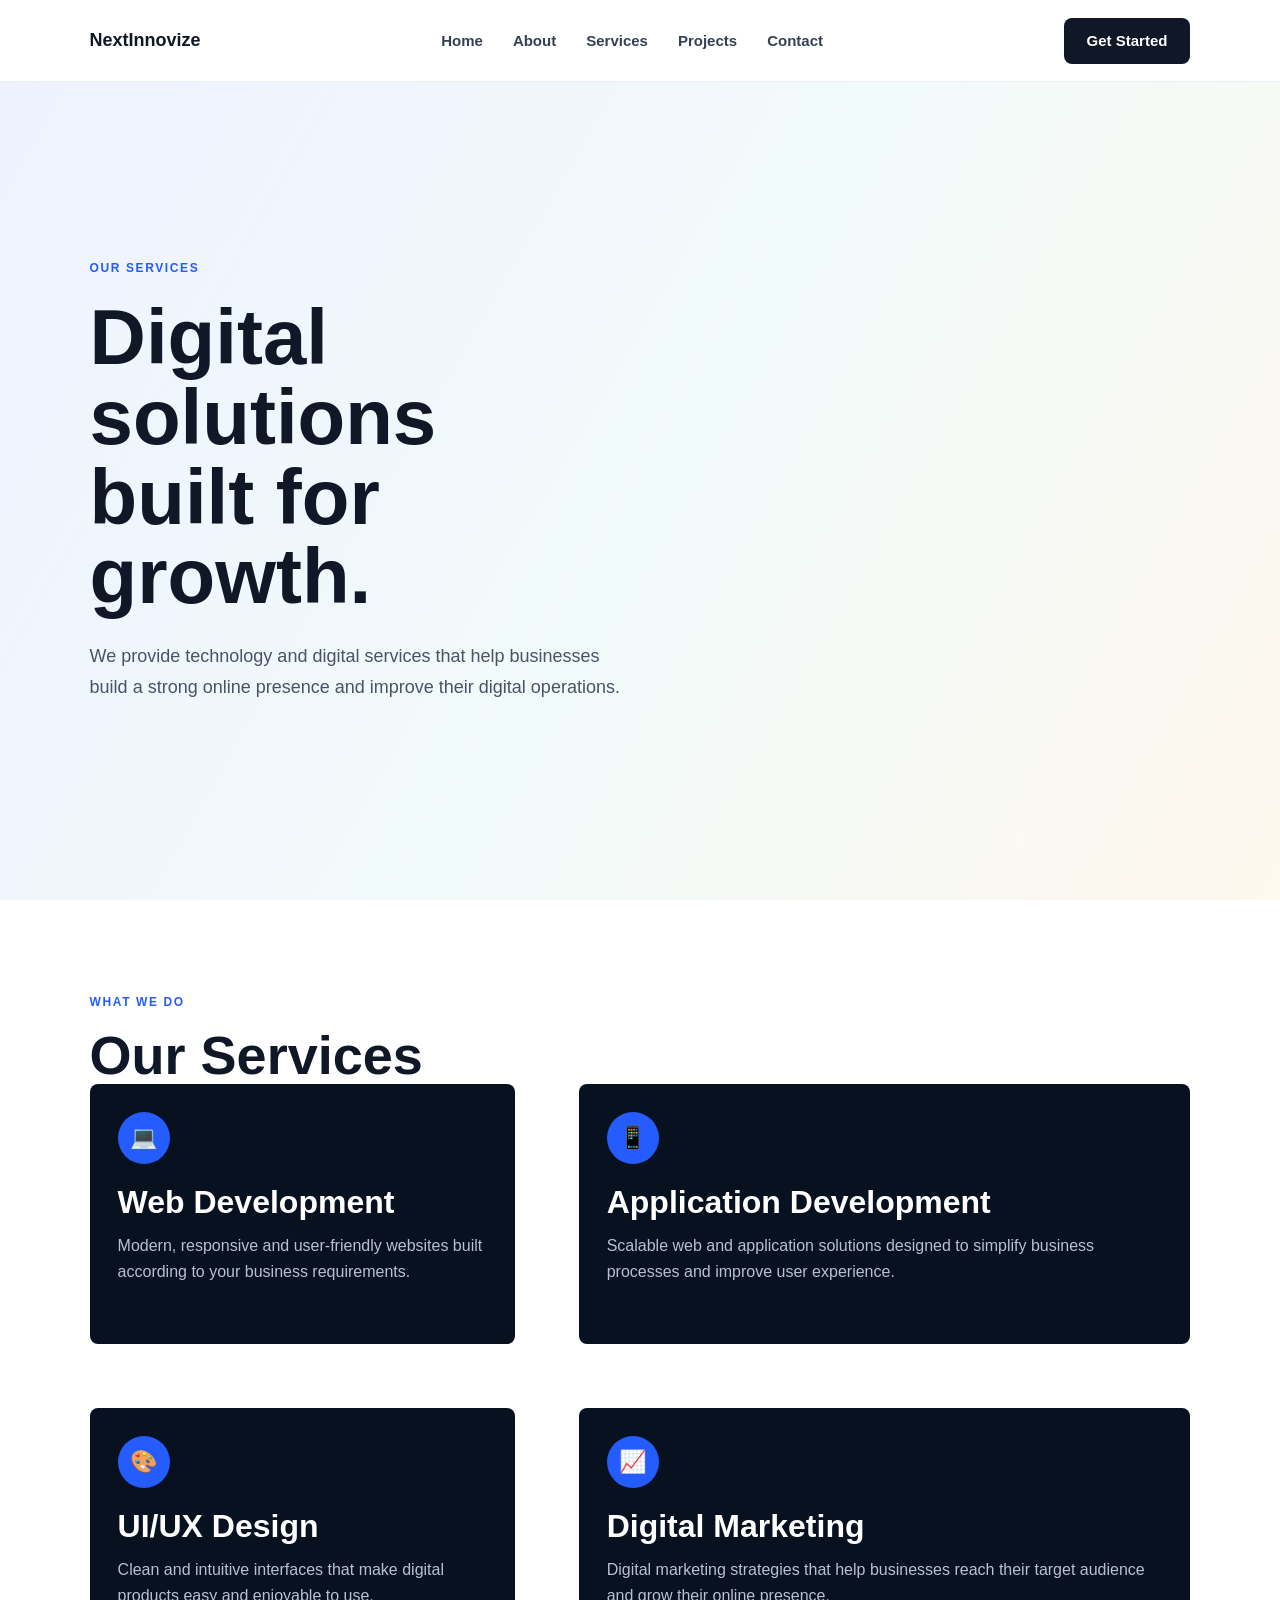
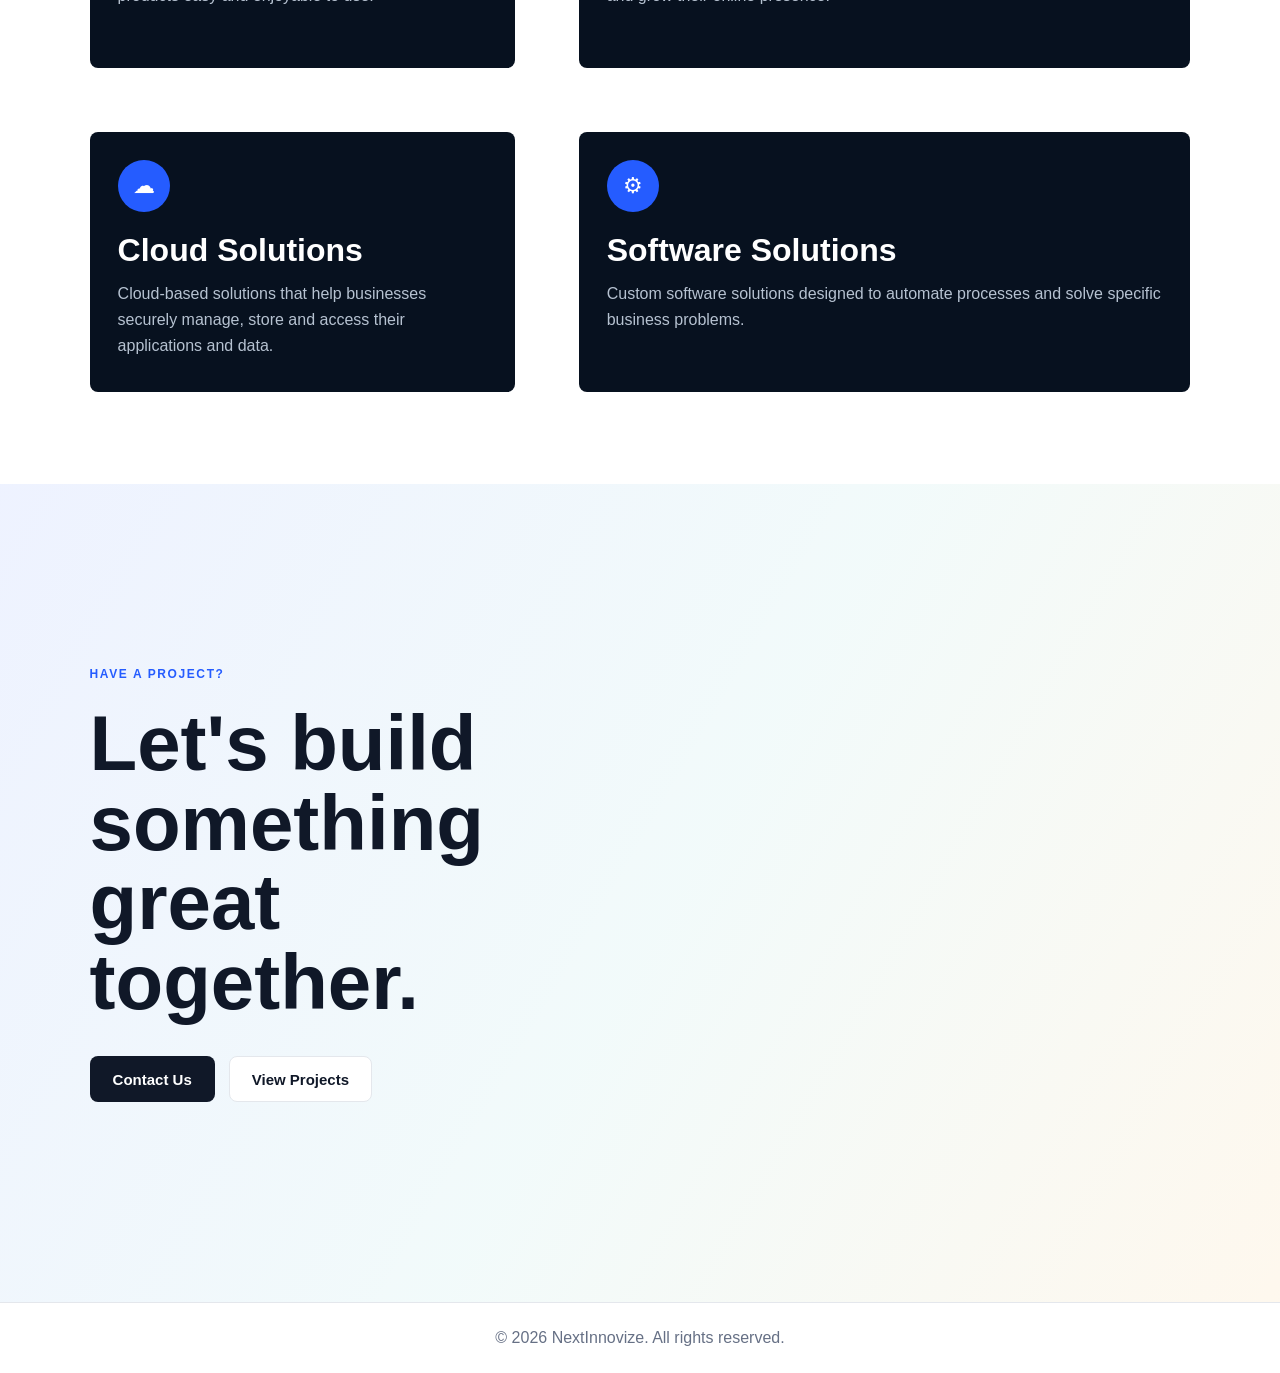
<file: frontend/services.html>
<!DOCTYPE html>
<html lang="en">

<head>

    <meta charset="UTF-8">

    <meta name="viewport"
          content="width=device-width, initial-scale=1.0">

    <title>Services | NextInnovize</title>

    <link rel="stylesheet"
          href="css/style.css">

</head>

<body>

    <!-- NAVBAR -->

    <nav class="navbar">

        <div class="logo">
            NextInnovize
        </div>

        <div class="nav-links">

            <a href="index.html">Home</a>

            <a href="about.html">About</a>

            <a href="services.html">Services</a>

            <a href="projects.html">Projects</a>

            <a href="contact.html">Contact</a>

        </div>

        <a href="contact.html"
           class="nav-button">

            Get Started

        </a>

    </nav>


    <!-- SERVICES HERO -->

    <section class="hero">

        <div class="hero-content">

            <span class="hero-tag">
                OUR SERVICES
            </span>

            <h1>
                Digital solutions
                <span>built for growth.</span>
            </h1>

            <p class="hero-description">

                We provide technology and digital services
                that help businesses build a strong online
                presence and improve their digital operations.

            </p>

        </div>

    </section>


    <!-- SERVICES -->

    <section class="contact-section">

        <div class="contact-info">

            <span class="section-tag">
                WHAT WE DO
            </span>

            <h1>
                Our Services
            </h1>

        </div>


        <div class="contact-container">

            <!-- SERVICE 1 -->

            <div class="visual-card">

                <div class="card-icon">
                    💻
                </div>

                <h2>
                    Web Development
                </h2>

                <p>
                    Modern, responsive and user-friendly
                    websites built according to your
                    business requirements.
                </p>

            </div>


            <!-- SERVICE 2 -->

            <div class="visual-card">

                <div class="card-icon">
                    📱
                </div>

                <h2>
                    Application Development
                </h2>

                <p>
                    Scalable web and application solutions
                    designed to simplify business processes
                    and improve user experience.
                </p>

            </div>


            <!-- SERVICE 3 -->

            <div class="visual-card">

                <div class="card-icon">
                    🎨
                </div>

                <h2>
                    UI/UX Design
                </h2>

                <p>
                    Clean and intuitive interfaces that make
                    digital products easy and enjoyable to use.
                </p>

            </div>


            <!-- SERVICE 4 -->

            <div class="visual-card">

                <div class="card-icon">
                    📈
                </div>

                <h2>
                    Digital Marketing
                </h2>

                <p>
                    Digital marketing strategies that help
                    businesses reach their target audience
                    and grow their online presence.
                </p>

            </div>


            <!-- SERVICE 5 -->

            <div class="visual-card">

                <div class="card-icon">
                    ☁
                </div>

                <h2>
                    Cloud Solutions
                </h2>

                <p>
                    Cloud-based solutions that help businesses
                    securely manage, store and access their
                    applications and data.
                </p>

            </div>


            <!-- SERVICE 6 -->

            <div class="visual-card">

                <div class="card-icon">
                    ⚙
                </div>

                <h2>
                    Software Solutions
                </h2>

                <p>
                    Custom software solutions designed to
                    automate processes and solve specific
                    business problems.
                </p>

            </div>

        </div>

    </section>


    <!-- CTA -->

    <section class="hero">

        <div class="hero-content">

            <span class="hero-tag">
                HAVE A PROJECT?
            </span>

            <h1>
                Let's build something
                <span>great together.</span>
            </h1>

            <div class="hero-buttons">

                <a href="contact.html"
                   class="primary-button">

                    Contact Us

                </a>

                <a href="projects.html"
                   class="secondary-button">

                    View Projects

                </a>

            </div>

        </div>

    </section>


    <!-- FOOTER -->

    <footer>

        <p>
            © 2026 NextInnovize. All rights reserved.
        </p>

    </footer>

</body>

</html>
</file>
<file: frontend/css/style.css>
* {
    box-sizing: border-box;
    margin: 0;
    padding: 0;
}

:root {
    --ink: #101828;
    --muted: #667085;
    --line: #e4e7ec;
    --blue: #255cff;
    --teal: #00a7a7;
    --amber: #f5a524;
    --soft: #f7f9fc;
    --dark: #07111f;
    --radius: 8px;
    --shadow: 0 22px 60px rgba(16, 24, 40, 0.14);
}

html {
    scroll-behavior: smooth;
}

body {
    width: 100%;
    overflow-x: hidden;
    background: #ffffff;
    color: var(--ink);
    font-family: Arial, Helvetica, sans-serif;
}

img {
    display: block;
    max-width: 100%;
}

a {
    color: inherit;
}

.hero,
.section,
.contact-section {
    scroll-margin-top: 86px;
}

.navbar {
    position: sticky;
    top: 0;
    z-index: 1000;
    display: flex;
    align-items: center;
    justify-content: space-between;
    gap: 24px;
    width: 100%;
    height: 82px;
    padding: 0 7%;
    background: rgba(255, 255, 255, 0.9);
    border-bottom: 1px solid rgba(228, 231, 236, 0.72);
    backdrop-filter: blur(18px);
    transition: box-shadow 0.25s ease, border-color 0.25s ease;
}

.navbar.scrolled {
    border-color: var(--line);
    box-shadow: 0 10px 30px rgba(16, 24, 40, 0.08);
}

.logo {
    display: inline-flex;
    align-items: center;
    gap: 10px;
    color: var(--ink);
    font-size: 18px;
    font-weight: 800;
    text-decoration: none;
}

.logo span {
    display: inline-flex;
    align-items: center;
    justify-content: center;
    width: 36px;
    height: 36px;
    border-radius: var(--radius);
    background: var(--blue);
    color: #ffffff;
}

.nav-links {
    display: flex;
    align-items: center;
    gap: 30px;
}

.nav-links a {
    color: #344054;
    font-size: 15px;
    font-weight: 700;
    text-decoration: none;
}

.nav-links a:hover {
    color: var(--blue);
}

.nav-button,
.primary-button,
.secondary-button,
.submit-button {
    display: inline-flex;
    align-items: center;
    justify-content: center;
    min-height: 46px;
    padding: 13px 22px;
    border-radius: var(--radius);
    border: 1px solid transparent;
    font-size: 15px;
    font-weight: 800;
    text-decoration: none;
    cursor: pointer;
    transition: transform 0.2s ease, background 0.2s ease, border-color 0.2s ease;
}

.nav-button,
.primary-button,
.submit-button {
    background: var(--ink);
    color: #ffffff;
}

.secondary-button {
    background: #ffffff;
    color: var(--ink);
    border-color: var(--line);
}

.nav-button:hover,
.primary-button:hover,
.submit-button:hover {
    background: var(--blue);
    transform: translateY(-2px);
}

.secondary-button:hover {
    border-color: var(--blue);
    color: var(--blue);
    transform: translateY(-2px);
}

.menu-toggle {
    display: none;
    border: none;
    background: transparent;
    color: var(--ink);
    font-size: 28px;
    cursor: pointer;
}

.hero {
    display: grid;
    grid-template-columns: minmax(0, 1.02fr) minmax(360px, 0.98fr);
    align-items: center;
    gap: 56px;
    min-height: calc(100vh - 82px);
    padding: 72px 7% 92px;
    background:
        linear-gradient(120deg, rgba(37, 92, 255, 0.08), rgba(0, 167, 167, 0.05) 52%, rgba(245, 165, 36, 0.08)),
        #ffffff;
}

.hero-content {
    max-width: 760px;
}

.hero-tag,
.section-tag {
    display: inline-block;
    color: var(--blue);
    font-size: 12px;
    font-weight: 900;
    letter-spacing: 1.6px;
    text-transform: uppercase;
}

.hero h1 {
    max-width: 790px;
    margin-top: 22px;
    color: var(--ink);
    font-size: clamp(44px, 6.4vw, 78px);
    font-weight: 900;
    line-height: 1.02;
}

.hero-description {
    max-width: 650px;
    margin-top: 24px;
    color: #475467;
    font-size: 18px;
    line-height: 1.75;
}

.hero-buttons {
    display: flex;
    flex-wrap: wrap;
    gap: 14px;
    margin-top: 34px;
}

.hero-stats {
    display: grid;
    grid-template-columns: repeat(3, minmax(0, 1fr));
    gap: 14px;
    max-width: 570px;
    margin-top: 38px;
}

.hero-stats div {
    padding: 18px;
    border: 1px solid rgba(228, 231, 236, 0.9);
    border-radius: var(--radius);
    background: rgba(255, 255, 255, 0.74);
}

.hero-stats strong {
    display: block;
    font-size: 28px;
}

.hero-stats span {
    display: block;
    margin-top: 5px;
    color: var(--muted);
    font-size: 13px;
    font-weight: 700;
}

.hero-media {
    position: relative;
    min-height: 560px;
    overflow: hidden;
    border-radius: var(--radius);
    box-shadow: var(--shadow);
}

.hero-media img {
    width: 100%;
    height: 100%;
    min-height: 560px;
    object-fit: cover;
}

.hero-media::after {
    position: absolute;
    inset: 0;
    content: "";
    background: linear-gradient(to top, rgba(7, 17, 31, 0.8), transparent 55%);
}

.hero-panel {
    position: absolute;
    right: 24px;
    bottom: 24px;
    left: 24px;
    z-index: 1;
    padding: 20px;
    border: 1px solid rgba(255, 255, 255, 0.24);
    border-radius: var(--radius);
    background: rgba(7, 17, 31, 0.72);
    color: #ffffff;
    backdrop-filter: blur(14px);
}

.hero-panel span {
    display: block;
    color: #9ff0e8;
    font-size: 12px;
    font-weight: 900;
    letter-spacing: 1.2px;
    text-transform: uppercase;
}

.hero-panel strong {
    display: block;
    margin-top: 8px;
    font-size: 20px;
    line-height: 1.35;
}

.section,
.contact-section {
    padding: 92px 7%;
}

.muted-section {
    background: var(--soft);
}

.section-heading {
    max-width: 780px;
    margin: 0 auto 42px;
    text-align: center;
}

.section-heading h2,
.about-copy h2,
.contact-info h2,
.contact-info h1 {
    margin-top: 16px;
    color: var(--ink);
    font-size: clamp(34px, 4.5vw, 54px);
    font-weight: 900;
    line-height: 1.08;
}

.section-heading p,
.about-copy p,
.contact-info p {
    margin-top: 18px;
    color: var(--muted);
    font-size: 18px;
    line-height: 1.7;
}

.image-grid {
    display: grid;
    grid-template-columns: repeat(3, minmax(0, 1fr));
    gap: 24px;
    max-width: 1220px;
    margin: 0 auto;
}

.image-card,
.project-card {
    overflow: hidden;
    border: 1px solid var(--line);
    border-radius: var(--radius);
    background: #ffffff;
    box-shadow: 0 16px 36px rgba(16, 24, 40, 0.08);
}

.image-card img {
    width: 100%;
    height: 230px;
    object-fit: cover;
}

.image-card div,
.project-card div {
    padding: 24px;
}

.image-card span,
.project-card span {
    color: var(--teal);
    font-size: 12px;
    font-weight: 900;
    letter-spacing: 1px;
    text-transform: uppercase;
}

.image-card h3,
.project-card h3 {
    margin-top: 10px;
    color: var(--ink);
    font-size: 23px;
    line-height: 1.2;
}

.image-card p,
.project-card p {
    margin-top: 12px;
    color: var(--muted);
    font-size: 15px;
    line-height: 1.65;
}

.project-showcase {
    display: grid;
    grid-template-columns: 1.25fr 0.75fr;
    gap: 24px;
    max-width: 1220px;
    margin: 0 auto;
}

.project-card.large {
    grid-row: span 2;
}

.project-card img {
    width: 100%;
    height: 245px;
    object-fit: cover;
}

.project-card.large img {
    height: 520px;
}

.about-section {
    display: grid;
    grid-template-columns: minmax(0, 0.95fr) minmax(360px, 1.05fr);
    align-items: center;
    gap: 58px;
}

.about-points {
    display: flex;
    flex-wrap: wrap;
    gap: 12px;
    margin-top: 26px;
}

.about-points span {
    display: inline-flex;
    padding: 10px 14px;
    border-radius: var(--radius);
    background: #eef4ff;
    color: #1849d6;
    font-size: 14px;
    font-weight: 800;
}

.about-slideshow {
    position: relative;
    width: 100%;
    min-height: 530px;
    overflow: hidden;
    border-radius: var(--radius);
    box-shadow: var(--shadow);
}

.slide {
    position: absolute;
    inset: 0;
    opacity: 0;
    transition: opacity 0.8s ease;
}

.slide.active {
    opacity: 1;
}

.slide img {
    width: 100%;
    height: 100%;
    object-fit: cover;
}

.slide-caption {
    position: absolute;
    right: 20px;
    bottom: 20px;
    left: 20px;
    padding: 18px;
    border-radius: var(--radius);
    background: rgba(7, 17, 31, 0.78);
    color: #ffffff;
    font-size: 18px;
    font-weight: 900;
}

.contact-container {
    display: grid;
    grid-template-columns: minmax(0, 0.82fr) minmax(360px, 1.18fr);
    gap: 64px;
    max-width: 1220px;
    margin: 0 auto;
}

.enquiry-form {
    display: flex;
    flex-direction: column;
    gap: 18px;
    padding: 28px;
    border: 1px solid var(--line);
    border-radius: var(--radius);
    background: #ffffff;
    box-shadow: 0 16px 36px rgba(16, 24, 40, 0.08);
}

.form-row {
    display: grid;
    grid-template-columns: 1fr 1fr;
    gap: 16px;
}

.form-group {
    display: flex;
    flex-direction: column;
    gap: 8px;
}

.form-group label {
    color: #344054;
    font-size: 14px;
    font-weight: 800;
}

.form-group input,
.form-group select,
.form-group textarea {
    width: 100%;
    min-height: 48px;
    padding: 13px 14px;
    border: 1px solid #d0d5dd;
    border-radius: var(--radius);
    color: var(--ink);
    font: inherit;
    outline: none;
}

.form-group textarea {
    resize: vertical;
}

.form-group input:focus,
.form-group select:focus,
.form-group textarea:focus {
    border-color: var(--blue);
    box-shadow: 0 0 0 4px rgba(37, 92, 255, 0.12);
}

#form-message {
    min-height: 20px;
    color: var(--muted);
    font-size: 14px;
}

.chat-launcher {
    position: fixed;
    right: 22px;
    bottom: 22px;
    z-index: 1100;
    width: 64px;
    height: 64px;
    border: none;
    border-radius: 50%;
    background: var(--blue);
    color: #ffffff;
    box-shadow: 0 18px 45px rgba(37, 92, 255, 0.36);
    font-size: 14px;
    font-weight: 900;
    cursor: pointer;
}

.chat-widget {
    position: fixed;
    right: 22px;
    bottom: 98px;
    z-index: 1100;
    display: none;
    width: min(360px, calc(100vw - 32px));
    overflow: hidden;
    border: 1px solid var(--line);
    border-radius: var(--radius);
    background: #ffffff;
    box-shadow: var(--shadow);
}

.chat-widget.active {
    display: block;
}

.chat-header {
    display: flex;
    align-items: center;
    justify-content: space-between;
    gap: 16px;
    padding: 16px;
    background: var(--dark);
    color: #ffffff;
}

.chat-header span,
.chat-header small {
    display: block;
}

.chat-header span {
    font-weight: 900;
}

.chat-header small {
    margin-top: 4px;
    color: #b6c2d1;
    font-size: 12px;
}

.chat-header button {
    width: 32px;
    height: 32px;
    border: none;
    border-radius: 50%;
    background: rgba(255, 255, 255, 0.12);
    color: #ffffff;
    font-size: 22px;
    cursor: pointer;
}

.chat-body {
    display: flex;
    flex-direction: column;
    gap: 10px;
    padding: 16px;
}

.bot-message {
    padding: 13px;
    border-radius: var(--radius);
    background: #eef4ff;
    color: #1849d6;
    font-size: 14px;
    line-height: 1.5;
}

.user-message {
    align-self: flex-end;
    max-width: 88%;
    padding: 13px;
    border-radius: var(--radius);
    background: var(--ink);
    color: #ffffff;
    font-size: 14px;
    line-height: 1.5;
}

.chat-body button {
    padding: 11px 12px;
    border: 1px solid var(--line);
    border-radius: var(--radius);
    background: #ffffff;
    color: var(--ink);
    font-weight: 800;
    text-align: left;
    cursor: pointer;
}

.chat-input {
    display: grid;
    grid-template-columns: 1fr auto;
    gap: 10px;
    padding: 14px;
    border-top: 1px solid var(--line);
}

.chat-input input {
    min-width: 0;
    padding: 12px;
    border: 1px solid #d0d5dd;
    border-radius: var(--radius);
    font: inherit;
}

.chat-input button {
    padding: 12px 14px;
    border: none;
    border-radius: var(--radius);
    background: var(--blue);
    color: #ffffff;
    font-weight: 900;
    cursor: pointer;
}

footer {
    padding: 26px 7%;
    border-top: 1px solid var(--line);
    color: var(--muted);
    text-align: center;
}

#enquiries-container {
    max-width: 1000px;
    margin: 30px auto;
    padding: 20px;
}

.enquiry-card {
    margin-bottom: 20px;
    padding: 20px;
    border: 1px solid var(--line);
    border-radius: var(--radius);
    background: #ffffff;
}

.visual-card {
    min-height: 260px;
    padding: 28px;
    border-radius: var(--radius);
    background: var(--dark);
    color: #ffffff;
}

.visual-card h2 {
    margin-top: 20px;
    font-size: 32px;
}

.visual-card p {
    margin-top: 12px;
    color: #b6c2d1;
    line-height: 1.6;
}

.card-icon {
    display: inline-flex;
    align-items: center;
    justify-content: center;
    width: 52px;
    height: 52px;
    border-radius: 50%;
    background: var(--blue);
    color: #ffffff;
    font-size: 22px;
}

@media (max-width: 980px) {
    .hero,
    .about-section,
    .contact-container,
    .project-showcase {
        grid-template-columns: 1fr;
    }

    .hero {
        min-height: auto;
    }

    .hero-media,
    .hero-media img,
    .about-slideshow {
        min-height: 430px;
    }

    .image-grid {
        grid-template-columns: repeat(2, minmax(0, 1fr));
    }

    .project-card.large {
        grid-row: auto;
    }
}

@media (max-width: 768px) {
    .navbar {
        height: 72px;
        padding: 0 20px;
    }

    .logo {
        font-size: 15px;
    }

    .logo span {
        width: 32px;
        height: 32px;
    }

    .nav-links {
        position: absolute;
        top: 100%;
        left: 0;
        width: 100%;
        flex-direction: column;
        align-items: flex-start;
        gap: 0;
        padding: 16px 20px 22px;
        background: #ffffff;
        border-bottom: 1px solid var(--line);
        opacity: 0;
        visibility: hidden;
        transform: translateY(-8px);
        transition: opacity 0.25s ease, visibility 0.25s ease, transform 0.25s ease;
    }

    .nav-links.active {
        opacity: 1;
        visibility: visible;
        transform: translateY(0);
    }

    .nav-links a {
        width: 100%;
        padding: 13px 0;
    }

    .nav-button {
        display: none;
    }

    .menu-toggle {
        display: block;
    }

    .hero,
    .section,
    .contact-section {
        padding: 58px 20px;
    }

    .hero h1 {
        font-size: 42px;
    }

    .hero-buttons,
    .primary-button,
    .secondary-button {
        width: 100%;
    }

    .hero-stats,
    .image-grid,
    .form-row {
        grid-template-columns: 1fr;
    }

    .hero-media,
    .hero-media img,
    .about-slideshow {
        min-height: 360px;
    }

    .project-card.large img,
    .project-card img {
        height: 260px;
    }

    .section-heading {
        text-align: left;
    }

    .chat-launcher {
        right: 16px;
        bottom: 16px;
    }

    .chat-widget {
        right: 16px;
        bottom: 88px;
    }
}
</file>
<file: frontend/css/enquiries.css>
* {
    margin: 0;
    padding: 0;
    box-sizing: border-box;
}

body {
    font-family: Arial, sans-serif;
    background: #f5f7fb;
    color: #222;
}

.enquiries-page {
    width: 94%;
    max-width: 1400px;
    margin: 40px auto;
}

.enquiries-page h1 {
    font-size: 32px;
    margin-bottom: 10px;
}

.page-description {
    color: #666;
    margin-bottom: 25px;
}

.table-container {
    width: 100%;
    overflow-x: auto;
    background: white;
    border-radius: 12px;
    box-shadow: 0 5px 20px rgba(0, 0, 0, 0.08);
}

.enquiries-table {
    width: 100%;
    border-collapse: collapse;
    min-width: 1000px;
}

.enquiries-table th {
    background: #111;
    color: white;
    padding: 15px;
    text-align: left;
}

.enquiries-table td {
    padding: 14px;
    border-bottom: 1px solid #ddd;
    vertical-align: top;
}

.enquiries-table tbody tr:hover {
    background: #f5f5ff;
}

.enquiries-table td:first-child {
    font-weight: bold;
}

@media (max-width: 768px) {

    .enquiries-page {
        width: 95%;
        margin: 25px auto;
    }

    .enquiries-page h1 {
        font-size: 25px;
    }

    .enquiries-table {
        min-width: 1000px;
    }
}
</file>
